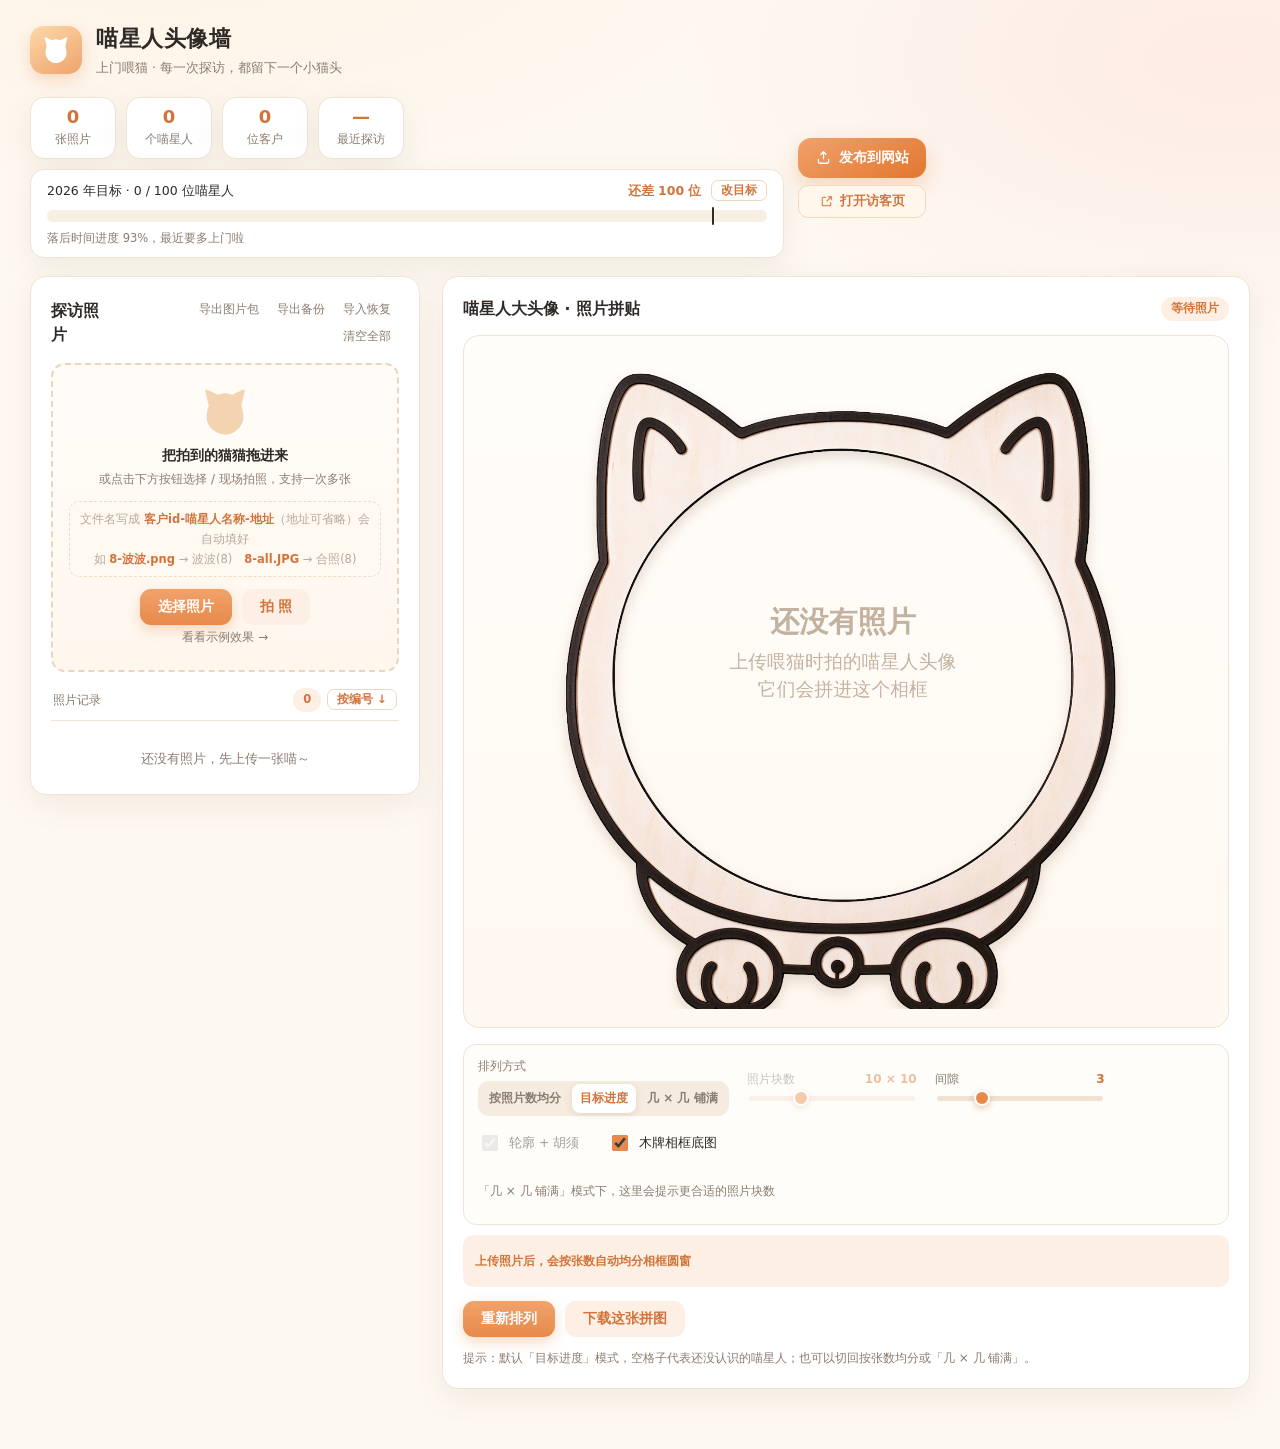
<file: index.html>
<!DOCTYPE html>
<html lang="zh-CN">
<head>
<meta charset="UTF-8">
<meta name="viewport" content="width=device-width, initial-scale=1.0, viewport-fit=cover">
<title>喵星人头像墙 · 上门喂猫拍照记录</title>
<link rel="stylesheet" href="style.css">
</head>
<body>

<header class="topbar">
  <div class="brand">
    <span class="logo" aria-hidden="true">
      <svg viewBox="0 0 1000 900">
        <path d="M500 872 C356 872 176 748 172 572 C169 498 190 418 208 352 L148 92 C143 74 158 58 176 66 L372 158 C414 140 456 131 500 131 C544 131 586 140 628 158 L824 66 C842 58 857 74 852 92 L792 352 C810 418 831 498 828 572 C824 748 644 872 500 872 Z"/>
      </svg>
    </span>
    <div class="brand-txt">
      <h1>喵星人头像墙</h1>
      <p>上门喂猫 · 每一次探访，都留下一个小猫头</p>
    </div>
  </div>
  <div class="topbar-right">
    <div class="stats">
      <div class="stat"><b id="statPhotos">0</b><span>张照片</span></div>
      <div class="stat"><b id="statCats">0</b><span>个喵星人</span></div>
      <div class="stat"><b id="statClients">0</b><span>位客户</span></div>
      <div class="stat"><b id="statLast">—</b><span>最近探访</span></div>
      <div class="stat-goal">
        <div class="sg-head">
          <span id="goalTitle">目标进度</span>
          <span class="sg-right"><em id="goalLeft"></em><button class="mini-btn" id="goalEdit" type="button">改目标</button></span>
        </div>
        <div class="sg-bar"><div class="sg-fill" id="goalFill"></div><div class="sg-mark" id="goalMark" title="今天在今年的时间进度位置"></div></div>
        <p class="sg-note" id="goalNote"></p>
      </div>
    </div>
    <div class="pub-block">
      <button class="btn-pub" id="publishBtn" title="把照片和清单写进项目里的 docs/，推上 GitHub Pages 就能看（第一次会请你授权选一次项目文件夹）">
        <svg viewBox="0 0 24 24" aria-hidden="true">
          <path d="M12 3.9v9.9m0-9.9 3.5 3.5M12 3.9 8.5 7.4" fill="none" stroke="currentColor" stroke-width="1.8" stroke-linecap="round" stroke-linejoin="round"/>
          <path d="M4.8 14.6v3.2c0 1.3 1.05 2.3 2.35 2.3h9.7c1.3 0 2.35-1 2.35-2.3v-3.2" fill="none" stroke="currentColor" stroke-width="1.8" stroke-linecap="round"/>
        </svg>
        <span>发布到网站</span>
      </button>
      <button class="btn-visit" id="openSiteBtn" type="button" title="在新标签页打开访客页（别人看到的那张大猫头，就是 docs/ 里发布出来的）">
        <svg viewBox="0 0 24 24" aria-hidden="true">
          <path d="M14.2 4.6h5.2v5.2M19.4 4.6l-7.6 7.6" fill="none" stroke="currentColor" stroke-width="1.8" stroke-linecap="round" stroke-linejoin="round"/>
          <path d="M18.4 14.6v3.4c0 1.3-1.05 2.3-2.35 2.3H6.15c-1.3 0-2.35-1-2.35-2.3V8c0-1.3 1.05-2.3 2.35-2.3H9.6" fill="none" stroke="currentColor" stroke-width="1.8" stroke-linecap="round"/>
        </svg>
        <span>打开访客页</span>
      </button>
    </div>
  </div>
</header>

<div class="demo-bar">
  <span class="demo-dot" aria-hidden="true"></span>
  <span class="demo-txt"><b>示例模式</b> · 当前显示的是程序画出来的示例照片，<u>不会保存</u>，也不会动到你的真实照片</span>
  <button class="btn-soft" id="demoExit">退出示例</button>
</div>

<main class="layout">

  <!-- 左：上传 + 记录列表 -->
  <section class="panel panel-left">
    <div class="panel-head">
      <h2>探访照片</h2>
      <div class="head-btns">
        <button class="btn-ghost" id="zipBtn" title="把裁剪后的照片、喵星人大头拼贴和记录清单打包成 zip">导出图片包</button>
        <button class="btn-ghost" id="exportBtn" title="把全部照片和记录打包成一个 zip 文件（原图 + 记录清单，体积小）">导出备份</button>
        <button class="btn-ghost" id="importBtn" title="从备份文件恢复照片和记录（zip 包）">导入恢复</button>
        <button class="btn-ghost" id="clearAll">清空全部</button>
      </div>
    </div>

    <div class="dropzone" id="dropzone">
      <div class="dz-icon">
        <svg viewBox="0 0 1000 900">
          <path d="M500 872 C356 872 176 748 172 572 C169 498 190 418 208 352 L148 92 C143 74 158 58 176 66 L372 158 C414 140 456 131 500 131 C544 131 586 140 628 158 L824 66 C842 58 857 74 852 92 L792 352 C810 418 831 498 828 572 C824 748 644 872 500 872 Z"/>
        </svg>
      </div>
      <p class="dz-title">把拍到的猫猫拖进来</p>
      <p class="dz-hint">或点击下方按钮选择 / 现场拍照，支持一次多张</p>
      <p class="dz-rule">文件名写成 <b>客户id-喵星人名称-地址</b>（地址可省略）会自动填好<br>
        如 <b>8-波波.png</b> → 波波(8)　<b>8-all.JPG</b> → 合照(8)</p>
      <div class="dz-btns">
        <button class="btn-primary" id="pickBtn">选择照片</button>
        <button class="btn-soft" id="cameraBtn">拍 照</button>
      </div>
      <button class="btn-ghost" id="demoBtn">看看示例效果 →</button>
    </div>

    <input type="file" id="fileInput" accept="image/*" multiple hidden>
    <input type="file" id="cameraInput" accept="image/*" capture="environment" hidden>
    <input type="file" id="importInput" accept=".zip,application/zip" hidden>

    <div class="list-head">
      <span>照片记录</span>
      <span class="tag" id="listCount">0</span>
      <button class="mini-btn sort-btn" id="sortBtn" title="切换编号排序方向：从大到小（新订单在前）/ 从小到大。没有编号的照片始终排最前面">按编号 ↓</button>
    </div>
    <div class="photo-list" id="photoList"></div>
    <p class="list-empty" id="listEmpty">还没有照片，先上传一张喵～</p>
  </section>

  <!-- 右：大猫头拼贴 -->
  <section class="panel panel-right">
    <div class="panel-head">
      <h2>喵星人大头像 · 照片拼贴</h2>
      <span class="tag" id="mosaicTag">—</span>
    </div>

    <div class="stage">
      <canvas id="mosaic" width="1400" height="1260"></canvas>
    </div>

    <div class="controls">
      <div class="ctl seg">
        <span>排列方式</span>
        <div class="seg-btns" id="modeSeg">
          <button type="button" data-mode="auto">按照片数均分</button>
          <button type="button" data-mode="goal">目标进度</button>
          <button type="button" data-mode="grid">几 × 几 铺满</button>
        </div>
      </div>
      <label class="ctl" id="densityCtl" title="只在「几 × 几 铺满」模式下起作用">
        <span>照片块数<em id="densityVal">10 × 9</em></span>
        <input type="range" id="density" min="5" max="22" value="10">
      </label>
      <label class="ctl">
        <span>间隙<em id="gapVal">3</em></span>
        <input type="range" id="gap" min="0" max="12" value="3">
      </label>
      <label class="ctl switch" id="whiskersCtl" title="相框模式下不生效（相框图自带描边）">
        <input type="checkbox" id="whiskers" checked>
        <span>轮廓 + 胡须</span>
      </label>
      <label class="ctl switch off" id="bgFrameCtl" title="关掉就用原来的猫头轮廓">
        <input type="checkbox" id="bgFrame" checked>
        <span>木牌相框底图</span>
      </label>
      <!-- 建议值提示必须排在所有控件之后：它是 flex-basis:100% 的整行，
           放在中间会把后面的控件全挤到下一行 -->
      <p class="suggest" id="suggestHint">
        <span id="suggestTxt"></span>
        <button class="btn-soft" id="suggestApply" type="button" hidden></button>
      </p>
    </div>

    <p class="layout-note" id="layoutNote">上传照片后，会按张数自动均分猫头</p>

    <div class="actions">
      <button class="btn-primary" id="shuffle">重新排列</button>
      <button class="btn-soft" id="download">下载这张拼图</button>
    </div>

    <p class="tip" id="tip">提示：默认「目标进度」模式，空格子代表还没认识的喵星人；也可以切回按张数均分或「几 × 几 铺满」。</p>
  </section>

</main>

<div class="crop-modal" id="cropModal">
  <div class="crop-panel">
    <div class="crop-head">
      <h2>裁剪照片</h2>
      <span class="crop-step" id="cropStep"></span>
    </div>

    <div class="crop-stage-wrap">
      <div class="crop-stage">
        <canvas id="cropCanvas"></canvas>
        <div class="crop-box" id="cropBox">
          <span class="cg" data-h="nw"></span>
          <span class="cg" data-h="ne"></span>
          <span class="cg" data-h="sw"></span>
          <span class="cg" data-h="se"></span>
        </div>
      </div>
    </div>

    <div class="crop-row">
      <span class="crop-lbl">比例</span>
      <div class="seg-btns" id="ratioSeg">
        <button type="button" data-ratio="1" class="on">1:1 正方形</button>
        <button type="button" data-ratio="free">自由</button>
        <button type="button" data-ratio="0.75">3:4 竖</button>
        <button type="button" data-ratio="1.333">4:3 横</button>
      </div>
    </div>

    <div class="crop-row">
      <span class="crop-lbl">旋转</span>
      <div class="crop-btns">
        <button class="btn-soft" id="rotL">↺ 左转 90°</button>
        <button class="btn-soft" id="rotR">↻ 右转 90°</button>
      </div>
    </div>

    <p class="crop-hint">拖动方框可移动，拖四个角可缩放。想把喵星人的脸放大一点，就缩小方框只框住脸。</p>

    <div class="crop-actions">
      <button class="btn-ghost" id="cropReset">重置成原图</button>
      <span class="crop-spacer"></span>
      <button class="btn-soft" id="cropSkipAll">全部保持原样</button>
      <button class="btn-soft" id="cropSkip">取消</button>
      <button class="btn-primary" id="cropApply">确定</button>
    </div>
  </div>
</div>

<div class="move-modal" id="moveModal">
  <div class="move-panel">
    <div class="crop-head">
      <h2>移动到别的订单</h2>
      <span class="crop-step" id="moveWho"></span>
    </div>

    <div class="move-row">
      <span class="crop-lbl">编号</span>
      <input id="movePid" inputmode="numeric" placeholder="填编号后按回车" autocomplete="off">
      <button class="btn-primary" id="moveGo" type="button">移动</button>
    </div>
    <p class="crop-hint">填<b>已有编号</b> → 并入那一户；填<b>新编号</b> → 新建一个订单（这张就是它的第一张）。</p>

    <div class="move-list" id="moveList"></div>

    <div class="move-actions">
      <button class="btn-soft" id="moveUnassign" type="button">移出分组（不编号）</button>
      <span class="crop-spacer"></span>
      <button class="btn-ghost" id="moveCancel" type="button">取消</button>
    </div>
  </div>
</div>

<div class="move-modal" id="publishModal">
  <div class="move-panel pub-panel">
    <div class="crop-head">
      <h2>发布到网站</h2>
      <span class="crop-step" id="pubCount"></span>
    </div>

    <p class="pub-tip">发布就是把这批成品图和清单写进项目里的 <b>docs/</b> —— 推上 GitHub Pages 就能看，不用解压，也不用挑图。</p>

    <ul class="pub-list">
      <li><code>docs/meowtonians/</code> 全部成品图</li>
      <li><code>docs/meowtonians/拼贴-大猫头.png</code> 分享用缩略图</li>
      <li><code>docs/photos.json</code> 照片清单（<span id="pubCatCount"></span>）</li>
    </ul>

    <p class="pub-dir">
      <span id="pubDirTxt"></span>
      <button class="mini-btn" id="pubDirChange" type="button" hidden>换个文件夹</button>
    </p>

    <label class="pub-wm">
      <input type="checkbox" id="pubWatermark" checked>
      <span>给图片叠加水印 <em id="wmLabel">Theo + 小猫爪，对角密排</em></span>
    </label>

    <label class="pub-wmrow">
      <span>水印文字</span>
      <input type="text" id="wmTextInput" maxlength="24" placeholder="Theo" spellcheck="false">
      <em>改成你自己的名字或招牌，留空恢复默认 Theo；访客页下载水印同步使用</em>
    </label>

    <div class="pub-wmopts">
      <span>水印样式</span>
      <span class="pub-opts">
        <label><input type="checkbox" id="wmPawInput" checked> 带小猫爪</label>
        <label><input type="checkbox" id="wmTileInput" checked> 对角密排</label>
      </span>
      <em>对角密排不勾时改成右下角一枚；访客页下载水印同步使用</em>
    </div>

    <div class="pub-preview">
      <canvas id="wmPreview" width="380" height="132"></canvas>
      <span class="pub-preview-lbl">水印在深浅底上的效果预览</span>
    </div>

    <p class="pub-hint">只有发布出来的图片带水印，你库里的原图不受影响。清单里只写文件名和喵星人名字，不含地址、日期、备注和客户编号。</p>

    <div class="move-actions">
      <span class="crop-spacer"></span>
      <button class="btn-ghost" id="pubCancel" type="button">取消</button>
      <button class="btn-primary" id="pubGo" type="button">开始发布</button>
    </div>
  </div>
</div>

<div class="toast" id="toast"><span id="toastTxt"></span><button class="toast-act" id="toastAct" type="button" hidden></button></div>
<div class="lightbox" id="lightbox"><img alt="预览" id="lightboxImg"></div>

<script src="app.js"></script>
</body>
</html>
</file>
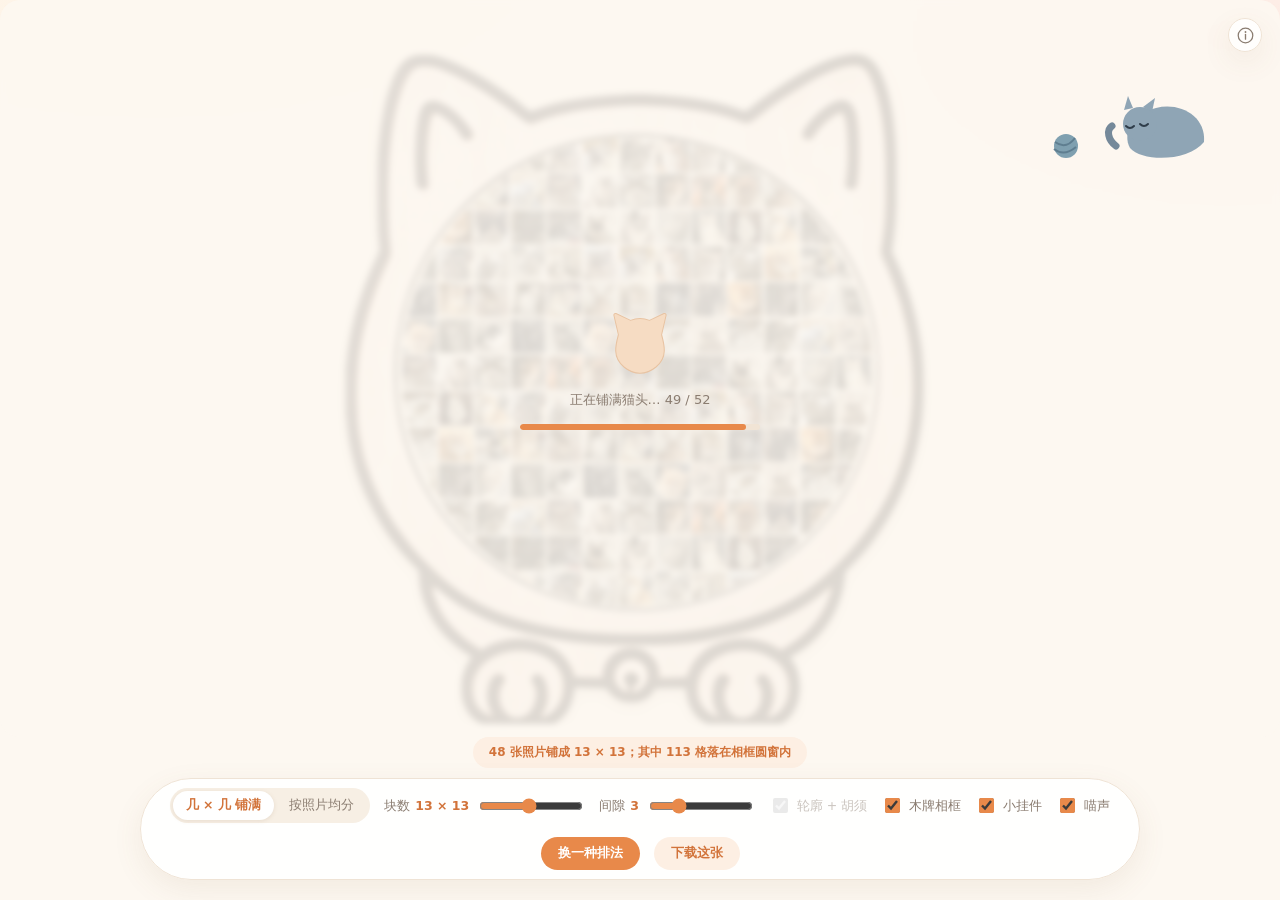
<file: docs/index.html>
<!DOCTYPE html>
<html lang="zh-CN">
<head>
<meta charset="UTF-8">
<meta name="viewport" content="width=device-width, initial-scale=1.0, viewport-fit=cover">
<title>喵星人头像墙</title>
<meta name="description" content="每一位上门喂过的喵星人，都在这张大猫头里。">
<meta property="og:title" content="喵星人头像墙">
<meta property="og:description" content="每一位上门喂过的喵星人，都在这张大猫头里。">
<meta property="og:type" content="website">
<meta property="og:image" content="meowtonians/拼贴-大猫头.png">
<link rel="icon" href="data:image/svg+xml,<svg xmlns='http://www.w3.org/2000/svg' viewBox='0 0 1000 900'><path fill='%23E8894A' d='M500 872 C356 872 176 748 172 572 C169 498 190 418 208 352 L148 92 C143 74 158 58 176 66 L372 158 C414 140 456 131 500 131 C544 131 586 140 628 158 L824 66 C842 58 857 74 852 92 L792 352 C810 418 831 498 828 572 C824 748 644 872 500 872 Z'/></svg>">
<link rel="stylesheet" href="share.css">
</head>
<body>

<div class="overview" id="overview"></div>
<div class="goalbar" id="goalBar" hidden>
  <span class="gb-txt" id="goalTxt"></span>
  <span class="gb-track"><span class="gb-fill" id="goalFill"></span></span>
</div>

<button class="info-btn" id="infoBtn" type="button" aria-pressed="true" title="只显示拼贴">
  <svg viewBox="0 0 24 24" aria-hidden="true"><circle cx="12" cy="12" r="9.2" fill="none" stroke="currentColor" stroke-width="1.6"/><circle cx="12" cy="7.6" r="1.15" fill="currentColor"/><path d="M12 10.6v6" stroke="currentColor" stroke-width="1.7" stroke-linecap="round"/></svg>
</button>

<main class="stage">
  <canvas id="mosaic" width="1400" height="1260" aria-label="由喵星人照片拼成的大猫头"></canvas>

  <div class="loading" id="loading">
    <svg class="load-cat" viewBox="0 0 1000 900" aria-hidden="true">
      <path d="M500 872 C356 872 176 748 172 572 C169 498 190 418 208 352 L148 92 C143 74 158 58 176 66 L372 158 C414 140 456 131 500 131 C544 131 586 140 628 158 L824 66 C842 58 857 74 852 92 L792 352 C810 418 831 498 828 572 C824 748 644 872 500 872 Z"/>
    </svg>
    <p id="loadTxt">正在铺满猫头…</p>
    <div class="load-track"><div class="load-bar" id="loadBar"></div></div>
  </div>
</main>

<footer class="foot">
  <p class="layout-note" id="layoutNote"></p>
  <div class="bar">
    <div class="seg-btns" id="modeSeg">
      <button type="button" data-mode="grid" class="on">几 × 几 铺满</button>
      <button type="button" data-mode="auto">按照片均分</button>
    </div>
    <label class="ctl" id="densityCtl">
      <span>块数<em id="densityVal">13 × 12</em></span>
      <input type="range" id="density" min="5" max="22" value="13">
    </label>
    <label class="ctl">
      <span>间隙<em id="gapVal">3</em></span>
      <input type="range" id="gap" min="0" max="12" value="3">
    </label>
    <label class="ctl switch" id="whiskersCtl">
      <input type="checkbox" id="whiskers" checked>
      <span>轮廓 + 胡须</span>
    </label>
    <label class="ctl switch" id="bgFrameCtl" hidden title="换成木牌相框：照片拼进相框中间的圆窗里">
      <input type="checkbox" id="bgFrame" checked>
      <span>木牌相框</span>
    </label>
    <label class="ctl switch" title="页面上的脚印、溜达的小猫等氛围挂件">
      <input type="checkbox" id="widgetToggle" checked>
      <span>小挂件</span>
    </label>
    <label class="ctl switch" title="摸猫的时候会喵一声（点一下大猫头试试）">
      <input type="checkbox" id="meow" checked>
      <span>喵声</span>
    </label>
    <button class="btn-primary" id="shuffle" type="button">换一种排法</button>
    <button class="btn-soft" id="download" type="button" title="下载的整张图会带上 Theo 水印">下载这张</button>
  </div>
</footer>

<div id="petLayer" aria-hidden="true"></div>

<script src="share.js"></script>
<script src="widgets.js" defer></script>
</body>
</html>
</file>
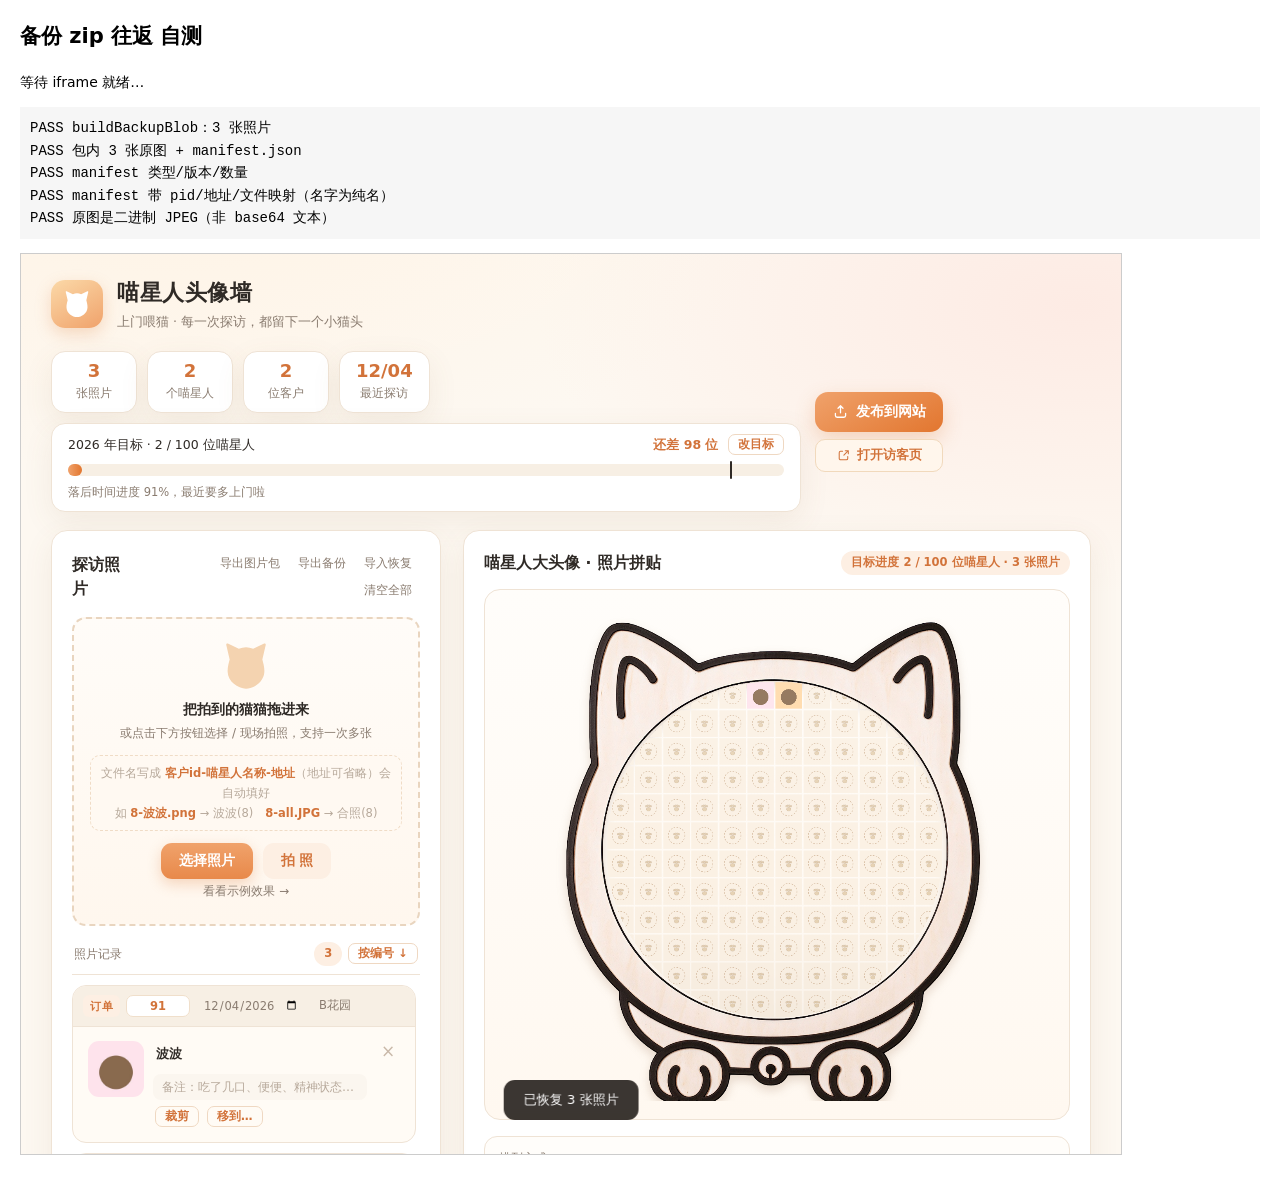
<file: test-backup.html>
<!DOCTYPE html>
<html lang="zh-CN">
<head>
<meta charset="UTF-8">
<title>备份 zip 往返 自测</title>
<style>
  body { font: 14px/1.6 system-ui, sans-serif; margin: 20px; }
  iframe { width: 1100px; height: 900px; border: 1px solid #ccc; }
  .pass { color: #0a7d32; font-weight: 600; }
  .fail { color: #c22; font-weight: 600; }
  pre { background: #f6f6f6; padding: 10px; white-space: pre-wrap; }
</style>
</head>
<body>
<h2>备份 zip 往返 自测</h2>
<div id="status">等待 iframe 就绪…</div>
<pre id="out"></pre>
<iframe id="app" src="/index.html"></iframe>
<script>
const out = [];
function log(s) { out.push(s); document.getElementById('out').textContent = out.join('\n'); }
function done(ok) {
  const el = document.getElementById('status');
  el.innerHTML = ok ? '<span class="pass">全部通过</span>' : '<span class="fail">存在失败项</span>';
  document.title = ok ? 'TEST-PASS' : 'TEST-FAIL';
}

function makeFile(name, color) {
  const s = 300, c = document.createElement('canvas');
  c.width = c.height = s;
  const x = c.getContext('2d');
  x.fillStyle = color; x.fillRect(0, 0, s, s);
  x.fillStyle = '#8a6a4f';
  x.beginPath(); x.arc(s / 2, s * 0.56, s * 0.3, 0, 7); x.fill();
  const bin = atob(c.toDataURL('image/jpeg', 0.85).split(',')[1]);
  const u8 = new Uint8Array(bin.length);
  for (let k = 0; k < bin.length; k++) u8[k] = bin.charCodeAt(k);
  return new File([u8], name, { type: 'image/jpeg' });
}

function runChecks(win, doc) {
  let ok = true;
  const chk = (cond, label, extra) => {
    log((cond ? 'PASS ' : 'FAIL ') + label + (cond ? '' : ' → ' + (extra ?? '')));
    if (!cond) ok = false;
  };

  // 导入会弹 confirm，自动化里直接放行
  win.confirm = () => true;

  (async () => {
    try {
      // 1) 导出备份 zip
      const built = await win.buildBackupBlob();
      chk(!!built && built.count === 3, 'buildBackupBlob：3 张照片', built && built.count);
      const u8 = new Uint8Array(await built.blob.arrayBuffer());

      // 2) 包内容校验
      const entries = await win.zipRead(u8);
      const names = [...entries.keys()].sort();
      chk(names.length === 4 && names.filter((n) => n.startsWith('photos/')).length === 3 && names.includes('manifest.json'),
          '包内 3 张原图 + manifest.json', names.join(','));
      const mf = JSON.parse(new TextDecoder().decode(entries.get('manifest.json')));
      chk(mf.type === 'backup' && mf.version === 2 && mf.photos.length === 3, 'manifest 类型/版本/数量');
      const mimi = mf.photos.find((p) => p.name === '咪咪');
      chk(!!mimi && mimi.pid === '90' && mimi.place === 'A楼302' && mimi.file === `photos/${mimi.id}.jpg`,
          'manifest 带 pid/地址/文件映射（名字为纯名）', JSON.stringify(mimi));
      chk(entries.get(mimi.file).length > 1000, '原图是二进制 JPEG（非 base64 文本）');

      // 3) 导入恢复（同 id 覆盖，往返后数据应一致）
      const warns = [];
      const origWarn = win.console.warn;
      win.console.warn = (...a) => warns.push(a.map(String).join(' '));
      const zipFile = new File([u8], '喵星人头像墙备份-2026-09-23.zip', { type: 'application/zip' });
      await win.importBackup(zipFile);
      await new Promise((r) => setTimeout(r, 800));
      win.console.warn = origWarn;
      chk(warns.length === 0, '导入过程无失败警告', warns.join(' | '));

      const groups = [...doc.querySelectorAll('.group-card')];
      chk(groups.length === 2, '恢复后仍是 2 组', groups.length);
      const namesAll = [...doc.querySelectorAll('.card .f-name')].map((i) => i.value).sort().join('/');
      chk(namesAll === '合照/咪咪/波波', '恢复后名字（纯名）/分组不变', namesAll);
      const g90 = [...doc.querySelectorAll('.group-card')].find((g) => g.querySelector('.f-pid')?.value === '90');
      const place90 = g90 ? g90.querySelector('[data-gk="place"]').value : '';
      chk(place90 === 'A楼302', '恢复后组头地址保留（按 pid 找组）', place90);
      const tag = doc.getElementById('mosaicTag').textContent;
      chk(tag.includes('3 张照片'), '拼贴墙正常渲染', tag);

      // 4) 解压后重新压缩的容错：外层多一层文件夹 / macOS 元数据 / ./ 前缀 / 反斜杠分隔符
      const pack = [...entries.entries()].map(([name, data]) => ({ name, data }));
      const junk = (n) => ({ name: n, data: new TextEncoder().encode('junk') });
      const variants = [
        ['外层多一层文件夹', pack.map((f) => ({ name: '喵星人头像墙备份-2026-09-23/' + f.name, data: f.data }))],
        ['多一层文件夹 + macOS 元数据', [
          ...pack.map((f) => ({ name: 'bak/' + f.name, data: f.data })),
          junk('__MACOSX/._manifest.json'), junk('__MACOSX/bak/photos/._x.jpg'),
          junk('.DS_Store'), junk('bak/.DS_Store')
        ]],
        ['./ 前缀', pack.map((f) => ({ name: './' + f.name, data: f.data }))],
        ['反斜杠分隔符', pack.map((f) => ({ name: f.name.replace(/\//g, '\\'), data: f.data }))]
      ];
      for (const [label, files] of variants) {
        const w2 = [];
        const ow = win.console.warn;
        win.console.warn = (...a) => w2.push(a.map(String).join(' '));
        await win.importBackup(new File([win.zipStore(files)], 'x.zip', { type: 'application/zip' }));
        await new Promise((r) => setTimeout(r, 900));
        win.console.warn = ow;
        const t = doc.getElementById('toast').textContent;
        chk(t.includes('已恢复 3 张照片') && w2.length === 0,
            '重新压缩后仍可导入：' + label, t + (w2.length ? ' / 警告 ' + w2.join(' | ') : ''));
      }

      // 5) 丢了 manifest.json 的照片包 → 明确提示（而不是笼统报错）
      const noMf = pack.filter((f) => f.name !== 'manifest.json');
      await win.importBackup(new File([win.zipStore(noMf)], 'p.zip', { type: 'application/zip' }));
      await new Promise((r) => setTimeout(r, 600));
      const tNoMf = doc.getElementById('toast').textContent;
      chk(tNoMf.includes('manifest.json'), '缺 manifest 时给出明确提示', tNoMf);

      done(ok);
    } catch (e) {
      log('FAIL: 异常 ' + e.message);
      done(false);
    }
  })();
}

const iframe = document.getElementById('app');
let started = false;
const t0 = Date.now();
const timer = setInterval(() => {
  const win = iframe.contentWindow, doc = iframe.contentDocument;
  if (!win || !doc || !doc.getElementById('mosaicTag')) return;
  if (!started && typeof win.addFiles === 'function') {
    started = true;
    win.addFiles([
      makeFile('90-咪咪-A楼302.jpg', '#FFD9A8'),
      makeFile('90-all.jpg', '#E4F6D8'),
      makeFile('91-波波-B花园.jpg', '#FFE3EC')
    ]);
  }
  if (!started) return;
  const tag = doc.getElementById('mosaicTag').textContent;
  const modalGone = ![...doc.querySelectorAll('button')].some((b) => b.textContent.includes('全部保持原样') && b.offsetParent);
  if (!tag.includes('3 张照片') || !modalGone) {
    // 先关掉自动弹出的裁剪队列
    const keepBtn = [...doc.querySelectorAll('button')].find((b) => b.textContent.includes('全部保持原样'));
    if (keepBtn) keepBtn.click();
    if (Date.now() - t0 > 20000) { clearInterval(timer); log('FAIL: 3 张未就绪, tag=' + tag); done(false); }
    return;
  }
  clearInterval(timer);
  try { runChecks(win, doc); } catch (e) { log('FAIL: 异常 ' + e.message); done(false); }
}, 100);
</script>
</body>
</html>
</file>
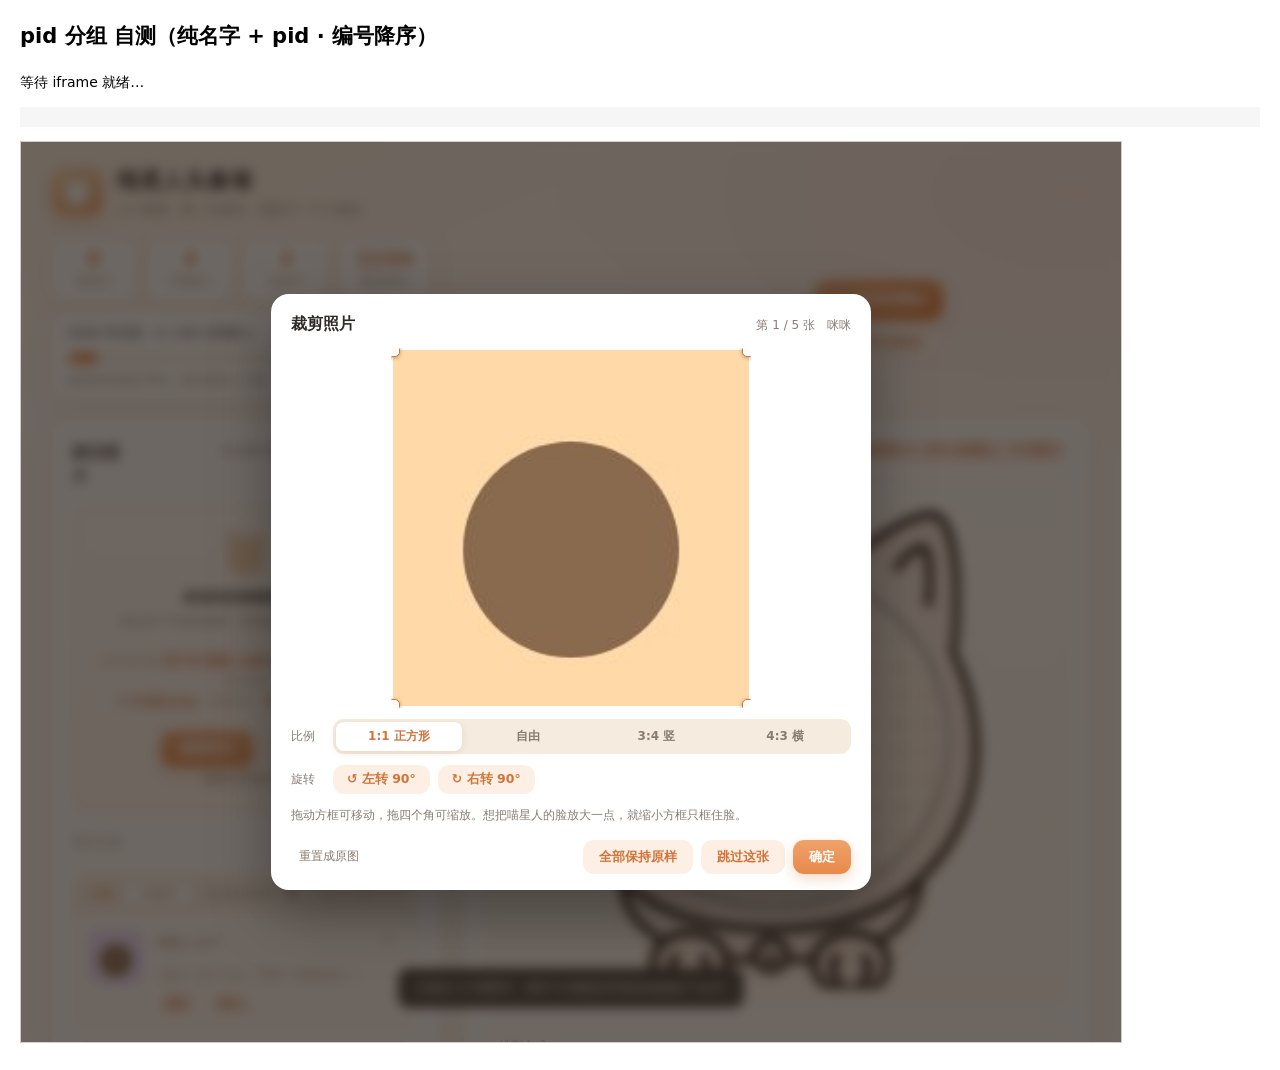
<file: test-grouping.html>
<!DOCTYPE html>
<html lang="zh-CN">
<head>
<meta charset="UTF-8">
<title>pid 分组 自测</title>
<style>
  body { font: 14px/1.6 system-ui, sans-serif; margin: 20px; }
  iframe { width: 1100px; height: 900px; border: 1px solid #ccc; }
  .pass { color: #0a7d32; font-weight: 600; }
  .fail { color: #c22; font-weight: 600; }
  pre { background: #f6f6f6; padding: 10px; white-space: pre-wrap; }
</style>
</head>
<body>
<h2>pid 分组 自测（纯名字 + pid · 编号降序）</h2>
<div id="status">等待 iframe 就绪…</div>
<pre id="out"></pre>
<iframe id="app" src="/index.html"></iframe>
<script>
const out = [];
function log(s) { out.push(s); document.getElementById('out').textContent = out.join('\n'); }
function done(ok) {
  const el = document.getElementById('status');
  el.innerHTML = ok ? '<span class="pass">全部通过</span>' : '<span class="fail">存在失败项</span>';
  document.title = ok ? 'TEST-PASS' : 'TEST-FAIL';
}

function makeFile(name, color) {
  const s = 200, c = document.createElement('canvas');
  c.width = c.height = s;
  const x = c.getContext('2d');
  x.fillStyle = color; x.fillRect(0, 0, s, s);
  x.fillStyle = '#8a6a4f';
  x.beginPath(); x.arc(s / 2, s * 0.56, s * 0.3, 0, 7); x.fill();
  const bin = atob(c.toDataURL('image/jpeg', 0.85).split(',')[1]);
  const u8 = new Uint8Array(bin.length);
  for (let k = 0; k < bin.length; k++) u8[k] = bin.charCodeAt(k);
  return new File([u8], name, { type: 'image/jpeg' });
}

function setVal(input, v) {
  input.value = v;
  input.dispatchEvent(new Event('change', { bubbles: true }));
}

function runChecks(win, doc) {
  let ok = true;
  const chk = (cond, label, extra) => {
    log((cond ? 'PASS ' : 'FAIL ') + label + (cond ? '' : ' → ' + (extra ?? '')));
    if (!cond) ok = false;
  };
  const q = (sel, root) => (root || doc).querySelector(sel);
  const qa = (sel, root) => [...(root || doc).querySelectorAll(sel)];

  // 文件名解析：非数字开头不自动填
  chk(win.parseFileName('小白-英短-花园.jpg') === null, '中文开头的文件名不自动填');
  const parsed = win.parseFileName('90-咪咪-A楼302.jpg');
  chk(!!parsed && parsed.name === '咪咪' && parsed.pid === '90' && parsed.place === 'A楼302',
      '数字开头解析为 纯名+pid+地址', JSON.stringify(parsed));
  chk(win.parseFileName('90-all.jpg').name === '合照', 'all → 合照（纯名）');

  // 旧数据迁移：名字括号里的编号拆进 pid（「奶牛(大)」这种非编号括号不动）
  const mig1 = { name: '咪咪(1)', pid: '' };
  win.stripNameSuffix(mig1);
  chk(mig1.name === '咪咪' && mig1.pid === '1', '迁移：咪咪(1) → 纯名+pid', JSON.stringify(mig1));
  const mig2 = { name: '合照(2)', pid: '' };
  win.stripNameSuffix(mig2);
  chk(mig2.name === '合照' && mig2.pid === '2', '迁移：合照(2) → 合照+pid', JSON.stringify(mig2));
  const mig3 = { name: '奶牛(大)', pid: '' };
  win.stripNameSuffix(mig3);
  chk(mig3.name === '奶牛(大)' && !mig3.pid, '迁移：非编号括号原样保留', JSON.stringify(mig3));

  const groups = qa('.group-card');
  chk(groups.length === 3, '5 张照片分成 3 组', groups.length);

  // 无编号照片排最前，编号组从大到小：未命名 → 91 → 90
  const gAnon = groups[0], g91 = groups[1], g90 = groups[2];
  chk(q('.f-pid', gAnon).value === '', '无编号照片排最前、单独一组', qa('.f-pid').map(i => i.value).join(','));
  chk(q('.f-pid', g91).value === '91' && q('.f-pid', g90).value === '90',
      '编号组从大到小 91 → 90', qa('.f-pid').map(i => i.value).join(','));

  const names90 = qa('.card .f-name', g90).map(i => i.value);
  chk(names90.length === 3 &&
      names90[0] === '奶牛' && names90[1] === '咪咪' && names90[2] === '合照',
      '名字存纯名（不带括号）、合照排最后、新照片在前', names90.join(' / '));

  chk(q('[data-gk="place"]', g90).value === 'A楼302', '组头地址取自文件名', q('[data-gk="place"]', g90).value);
  chk(/^\d{4}-\d{2}-\d{2}$/.test(q('[data-gk="date"]', g90).value), '组头日期默认今天');

  chk(qa('.card .f-name', g91).length === 1 && q('.card .f-name', g91).value === '波波', '订单 91 一张（纯名）');

  // 统计：4 喵星人（奶牛/咪咪/合照不算/波波）+ 3 客户（90/91/无编号算1）
  chk(q('#statCats').textContent === '4', '统计：4 个喵星人', q('#statCats').textContent);
  chk(q('#statClients').textContent === '3', '统计：3 位客户', q('#statClients').textContent);

  // 组头改地址 → 整组生效
  setVal(q('[data-gk="place"]', g90), 'C栋501');
  chk(q('[data-gk="place"]', g90).value === 'C栋501', '组头改地址整组生效');

  // 组头改 pid → 重新归组；名字保持纯名不受影响。编号 8 < 91，降序时排在 91 之后（无编号组仍最前）
  setVal(q('.f-pid', g90), '8');
  let gs = qa('.group-card');
  chk(gs.length === 3 && q('.f-pid', gs[2]).value === '8', '改 pid 后重新归组，序为 无编号→91→8', qa('.f-pid').map(i => i.value).join(','));
  const names8 = qa('.card .f-name', gs[2]).map(i => i.value);
  chk(names8.join('/') === '奶牛/咪咪/合照', '改 pid 后名字保持纯名不变', names8.join('/'));
  chk(q('[data-gk="place"]', gs[2]).value === 'C栋501', '归组后地址保留');

  // 编号框输入混入非数字 → 只留数字（每次重渲染后都要重新查询节点）
  const pidBox = qa('.f-pid')[1];
  setVal(pidBox, '9a1b');
  chk(qa('.f-pid')[1].value === '91', '编号框剔除非数字字符', qa('.f-pid')[1].value);

  // 给无编号照片补编号 8 → 并入 8 组（编号已存在会弹确认，这里放行）
  const origConfirm = win.confirm;
  win.confirm = () => true;
  setVal(qa('.f-pid')[0], '8');
  gs = qa('.group-card');
  chk(gs.length === 2 && q('.f-pid', gs[0]).value === '91' && q('.f-pid', gs[1]).value === '8' && qa('.card', gs[1]).length === 4,
      '无编号照片补编号 8 后并入该组', gs.length + ' 组 / pids ' + qa('.f-pid').map(i => i.value).join(',') + ' / 8组 ' + qa('.card', gs[1]).length + ' 张');

  // 改组内名字 → 不再影响 pid
  const nameInput = qa('.card .f-name', gs[1])[0];
  nameInput.value = '奶牛(大)';
  nameInput.dispatchEvent(new Event('input', { bubbles: true }));
  nameInput.dispatchEvent(new Event('change', { bubbles: true }));
  chk(qa('.card .f-name', gs[1])[0].value === '奶牛(大)' && q('.f-pid', gs[1]).value === '8',
      '名字带括号不再联动编号', qa('.card .f-name', gs[1]).map((i) => i.value).join('/'));

  // 排序切换：降序 ↔ 升序（无编号组不存在了，8 组应从后变前）
  const sortBtn = doc.getElementById('sortBtn');
  chk(!!sortBtn && sortBtn.textContent.includes('↓'), '排序按钮显示降序', sortBtn && sortBtn.textContent);
  sortBtn.click();
  chk(sortBtn.textContent.includes('↑'), '切换到升序', sortBtn.textContent);
  chk(qa('.f-pid').map((i) => i.value).join(',') === '8,91', '升序：8 → 91', qa('.f-pid').map((i) => i.value).join(','));
  sortBtn.click();
  chk(sortBtn.textContent.includes('↓') && qa('.f-pid').map((i) => i.value).join(',') === '91,8',
      '切回降序：91 → 8', qa('.f-pid').map((i) => i.value).join(','));

  // 改编号到已存在的编号 → 弹确认；取消则原编号不变
  win.confirm = () => false;
  setVal(qa('.f-pid')[0], '8');
  chk(qa('.f-pid').map((i) => i.value).join(',') === '91,8', '目标编号已存在 + 取消确认 → 编号不变', qa('.f-pid').map((i) => i.value).join(','));
  win.confirm = () => true;
  setVal(qa('.f-pid')[0], '8');
  win.confirm = origConfirm;
  chk(qa('.group-card').length === 1 && qa('.card', qa('.group-card')[0]).length === 5,
      '确认后 91 组并入 8 组', qa('.group-card').length + ' 组');

  // 收尾：关掉上传后自动弹出的裁剪队列，方便截图看列表
  const keepBtn = [...doc.querySelectorAll('button')].find((b) => b.textContent.includes('全部保持原样'));
  if (keepBtn) keepBtn.click();

  done(ok);
}

const iframe = document.getElementById('app');
let started = false;
const t0 = Date.now();
const timer = setInterval(() => {
  const win = iframe.contentWindow, doc = iframe.contentDocument;
  if (!win || !doc || !doc.getElementById('mosaicTag')) return;
  if (!started && typeof win.addFiles === 'function') {
    started = true;
    win.addFiles([
      makeFile('90-咪咪-A楼302.jpg', '#FFD9A8'),
      makeFile('90-奶牛.jpg', '#D6EFFF'),
      makeFile('90-all.jpg', '#E4F6D8'),
      makeFile('91-波波-B花园.jpg', '#FFE3EC'),
      makeFile('未命名猫.jpg', '#EADCFF')
    ]);
  }
  if (!started) return;
  const tag = doc.getElementById('mosaicTag').textContent;
  if (!tag.includes('5 张照片')) {
    if (Date.now() - t0 > 20000) { clearInterval(timer); log('FAIL: 5 张未加载完成, tag=' + tag); done(false); }
    return;
  }
  clearInterval(timer);
  try { runChecks(win, doc); } catch (e) { log('FAIL: 异常 ' + e.message); done(false); }
}, 100);
</script>
</body>
</html>
</file>
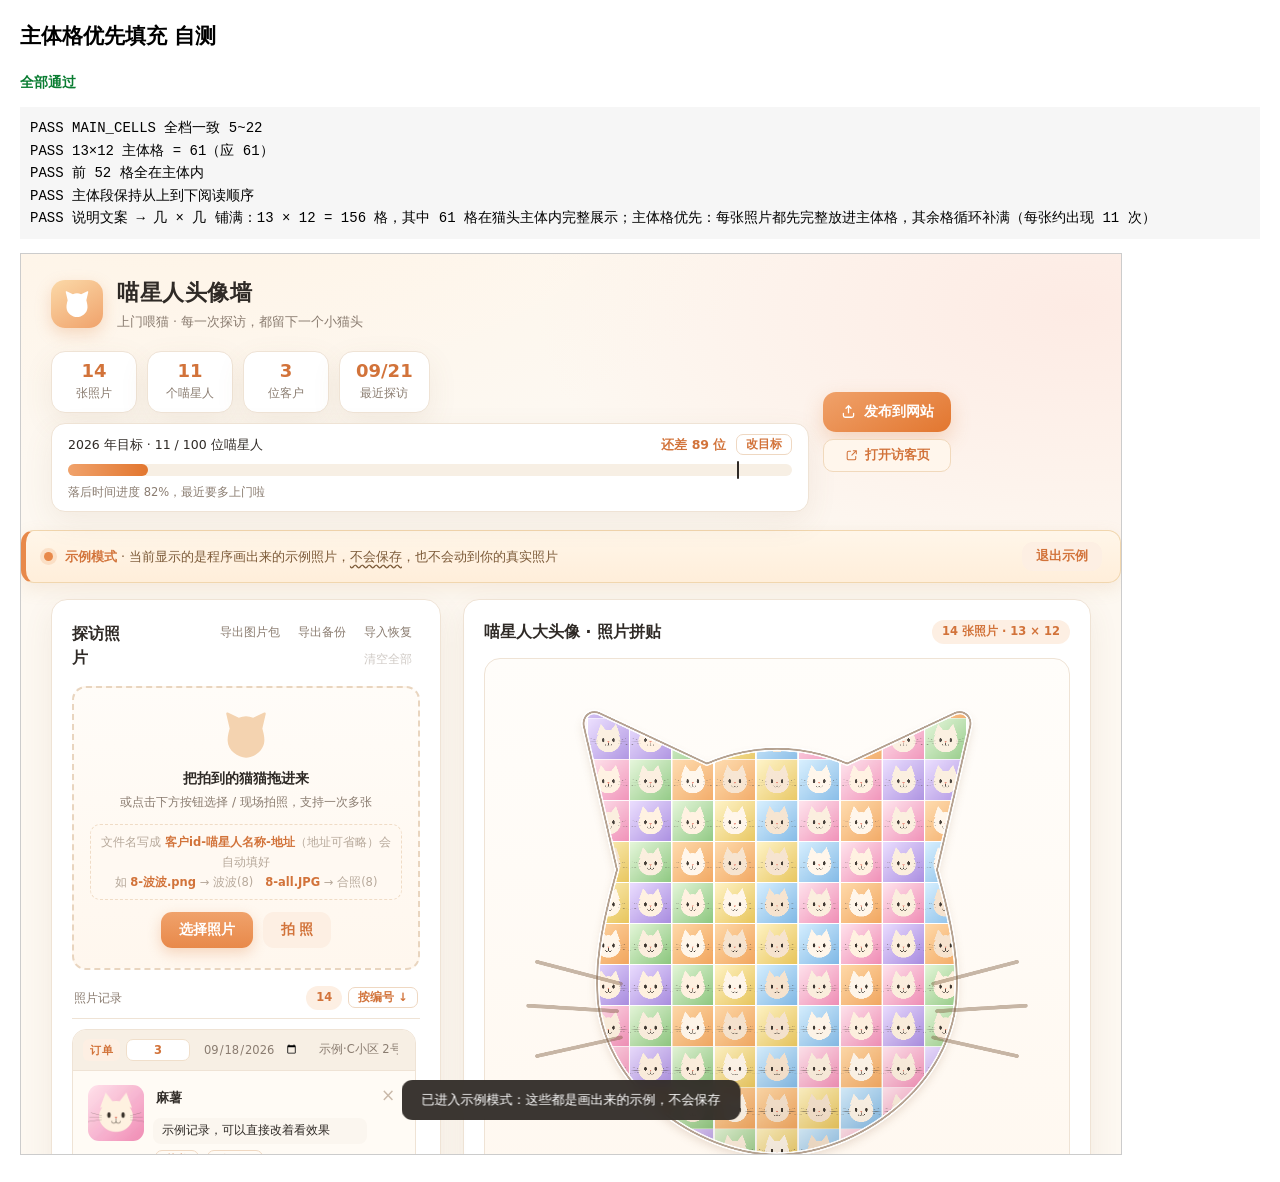
<file: test-mainfirst.html>
<!DOCTYPE html>
<html lang="zh-CN">
<head>
<meta charset="UTF-8">
<title>主体格优先填充 自测</title>
<style>
  body { font: 14px/1.6 system-ui, sans-serif; margin: 20px; }
  iframe { width: 1100px; height: 900px; border: 1px solid #ccc; }
  .pass { color: #0a7d32; font-weight: 600; }
  .fail { color: #c22; font-weight: 600; }
  pre { background: #f6f6f6; padding: 10px; white-space: pre-wrap; }
</style>
</head>
<body>
<h2>主体格优先填充 自测</h2>
<div id="status">等待 iframe 就绪…</div>
<pre id="out"></pre>
<iframe id="app" src="/index.html?demo&nobg"></iframe><!-- nobg：本页基准表按猫头测，强制走猫头分支 -->
<script>
const out = [];
function log(s) { out.push(s); document.getElementById('out').textContent = out.join('\n'); }
function done(ok) {
  const el = document.getElementById('status');
  el.innerHTML = ok ? '<span class="pass">全部通过</span>' : '<span class="fail">存在失败项</span>';
  document.title = ok ? 'TEST-PASS' : 'TEST-FAIL';
}

function mainCountOf(cov) { return cov.filter(c => c >= 0.95).length; }

function runChecks(win, doc) {
  let ok = true;
  // 1) 全档列数：实测覆盖率 ≥95% 的格子数应与 MAIN_CELLS 基准表一致
  //    （表在 app.js 里是 const 声明，不在 window 上，这里固化一份基准）
  const table = [9, 10, 13, 20, 28, 34, 41, 48, 61, 72, 89, 98, 114, 128, 146, 156, 169, 188];
  const rowsOf = (c) => Math.ceil(900 / (1000 / c));
  const mism = [];
  for (let c = 5; c <= 22; c++) {
    const got = mainCountOf(win.cellCoverages(c, rowsOf(c)));
    if (got !== table[c - 5]) mism.push(c + '列:表' + table[c - 5] + '/测' + got);
  }
  log((mism.length ? 'FAIL' : 'PASS') + ' MAIN_CELLS 全档一致 5~22' + (mism.length ? ' → ' + mism.join('; ') : ''));
  if (mism.length) ok = false;

  // 2) 13 列主体格数 = 61
  const cov13 = win.cellCoverages(13, 12);
  log((mainCountOf(cov13) === 61 ? 'PASS' : 'FAIL') + ' 13×12 主体格 = ' + mainCountOf(cov13) + '（应 61）');
  if (mainCountOf(cov13) !== 61) ok = false;

  // 3) mainFirstRects 前 52 格全部是主体格
  const mf = win.mainFirstRects(13, 12);
  const tw = 1000 / 13, th = 900 / 12;
  const idxOf = (rc) => Math.round(rc.y / th) * 13 + Math.round(rc.x / tw);
  const bad = [];
  for (let i = 0; i < 52; i++) if (cov13[idxOf(mf[i])] < 0.95) bad.push(i);
  log((bad.length ? 'FAIL' : 'PASS') + ' 前 52 格全在主体内' + (bad.length ? '，异常位 ' + bad.join(',') : ''));
  if (bad.length) ok = false;

  // 4) 主体段（前 61 格）保持从上到下阅读顺序
  const idxs = mf.map(idxOf);
  let sorted = true;
  for (let i = 1; i < 61; i++) if (idxs[i] <= idxs[i - 1]) sorted = false;
  log((sorted ? 'PASS' : 'FAIL') + ' 主体段保持从上到下阅读顺序');
  if (!sorted) ok = false;

  // 5) UI：切到铺满 13 列，说明文案正确
  doc.querySelector('#modeSeg [data-mode="grid"]').click();
  const d = doc.getElementById('density');
  d.value = '13';
  d.dispatchEvent(new Event('input', { bubbles: true }));
  const note = doc.getElementById('layoutNote').textContent;
  const okNote = note.includes('156') && note.includes('61') && note.includes('主体格优先') && note.includes('每张照片都先完整放进主体格');
  log((okNote ? 'PASS' : 'FAIL') + ' 说明文案 → ' + note);
  if (!okNote) ok = false;

  done(ok);
}

const iframe = document.getElementById('app');
let tried = 0;
const timer = setInterval(() => {
  tried++;
  const win = iframe.contentWindow, doc = iframe.contentDocument;
  if (!win || !doc || !doc.getElementById('mosaicTag')) return;
  const tag = doc.getElementById('mosaicTag').textContent;
  if (!tag.includes('张照片')) {
    if (tried > 200) { clearInterval(timer); log('FAIL: 照片未加载完成, tag=' + tag); done(false); }
    return;
  }
  clearInterval(timer);
  try { runChecks(win, doc); } catch (e) { log('FAIL: 异常 ' + e.message); done(false); }
}, 100);
</script>
</body>
</html>
</file>
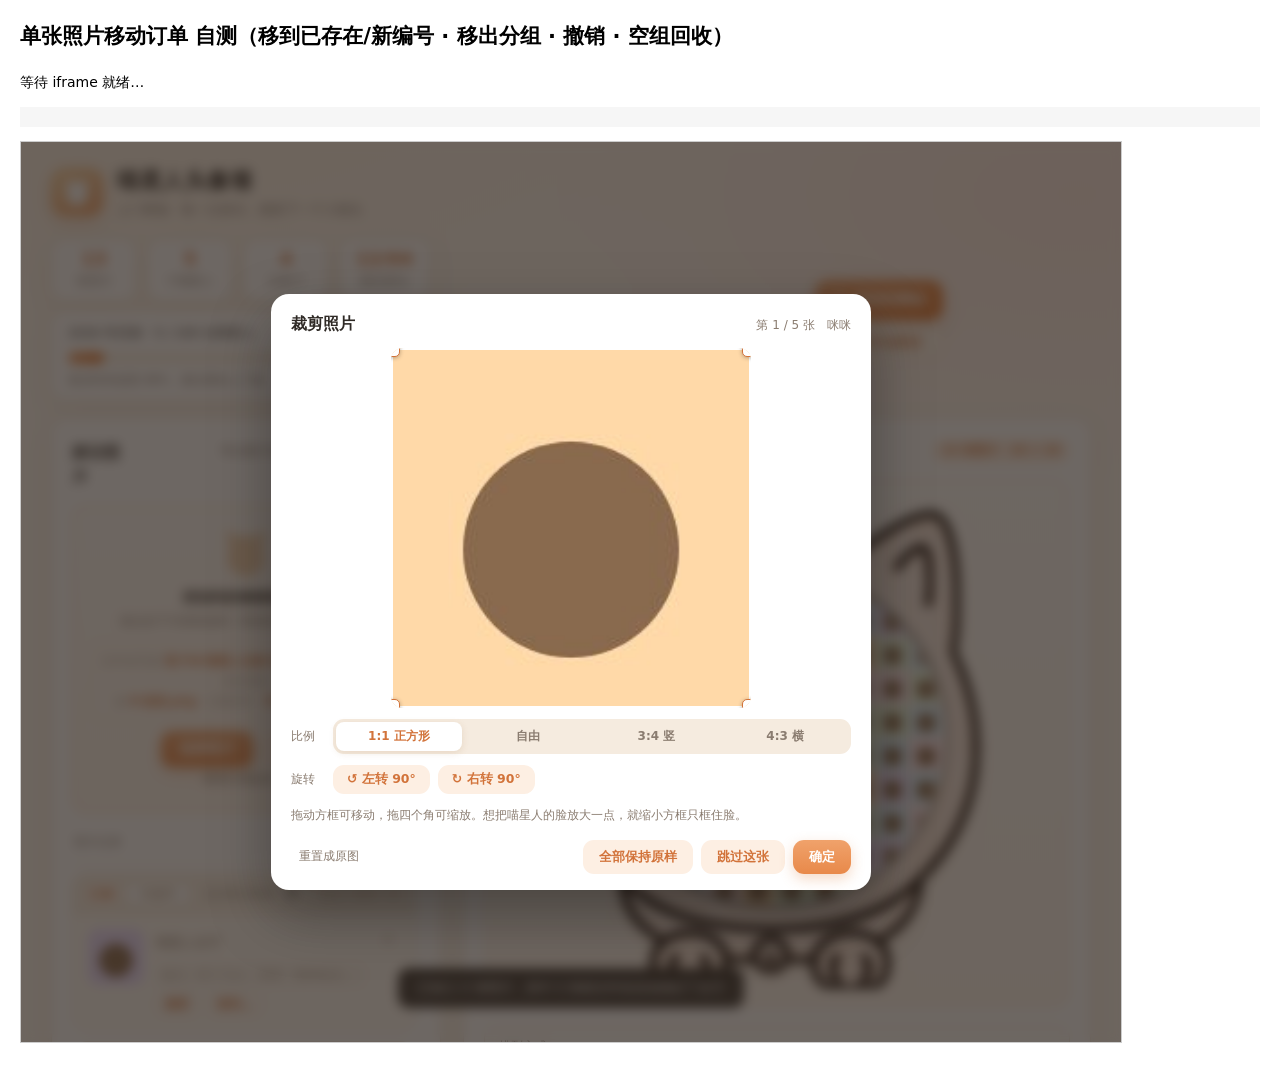
<file: test-move.html>
<!DOCTYPE html>
<html lang="zh-CN">
<head>
<meta charset="UTF-8">
<title>单张照片移动订单 自测</title>
<style>
  body { font: 14px/1.6 system-ui, sans-serif; margin: 20px; }
  iframe { width: 1100px; height: 900px; border: 1px solid #ccc; }
  .pass { color: #0a7d32; font-weight: 600; }
  .fail { color: #c22; font-weight: 600; }
  pre { background: #f6f6f6; padding: 10px; white-space: pre-wrap; }
</style>
</head>
<body>
<h2>单张照片移动订单 自测（移到已存在/新编号 · 移出分组 · 撤销 · 空组回收）</h2>
<div id="status">等待 iframe 就绪…</div>
<pre id="out"></pre>
<iframe id="app" src="/index.html"></iframe>
<script>
const out = [];
function log(s) { out.push(s); document.getElementById('out').textContent = out.join('\n'); }
function done(ok) {
  const el = document.getElementById('status');
  el.innerHTML = ok ? '<span class="pass">全部通过</span>' : '<span class="fail">存在失败项</span>';
  document.title = ok ? 'TEST-PASS' : 'TEST-FAIL';
}

function makeFile(name, color) {
  const s = 200, c = document.createElement('canvas');
  c.width = c.height = s;
  const x = c.getContext('2d');
  x.fillStyle = color; x.fillRect(0, 0, s, s);
  x.fillStyle = '#8a6a4f';
  x.beginPath(); x.arc(s / 2, s * 0.56, s * 0.3, 0, 7); x.fill();
  const bin = atob(c.toDataURL('image/jpeg', 0.85).split(',')[1]);
  const u8 = new Uint8Array(bin.length);
  for (let k = 0; k < bin.length; k++) u8[k] = bin.charCodeAt(k);
  return new File([u8], name, { type: 'image/jpeg' });
}

function setVal(input, v) {
  input.value = v;
  input.dispatchEvent(new Event('change', { bubbles: true }));
}

function runChecks(win, doc) {
  let ok = true;
  const chk = (cond, label, extra) => {
    log((cond ? 'PASS ' : 'FAIL ') + label + (cond ? '' : ' → ' + (extra ?? '')));
    if (!cond) ok = false;
  };
  const q = (sel, root) => (root || doc).querySelector(sel);
  const qa = (sel, root) => [...(root || doc).querySelectorAll(sel)];
  const gEls = () => qa('.group-card');
  const gByPid = (pid) => gEls().find((g) => q('.f-pid', g).value === pid);
  const pids = () => qa('.f-pid').map((i) => i.value).join(',');
  const namesIn = (g) => qa('.card .f-name', g).map((i) => i.value).join('/');
  const movePanelOpen = () => q('#moveModal').classList.contains('show');

  // 先关掉上传后自动弹出的裁剪队列，避免干扰
  const keepBtn = qa('button').find((b) => b.textContent.includes('全部保持原样'));
  if (keepBtn) keepBtn.click();

  // —— 起始状态：92[屁屁] / 91[波波,合照] / 90[奶牛,咪咪] ——
  chk(gEls().length === 3, '起始 3 个订单', gEls().length + ' 组 / ' + pids());
  chk(namesIn(gByPid('90')) === '奶牛/咪咪', '订单 90 两张', namesIn(gByPid('90')));
  chk(namesIn(gByPid('91')) === '波波/合照', '订单 91 合照排最后', namesIn(gByPid('91')));
  chk(q('#statCats').textContent === '4' && q('#statClients').textContent === '3', '起始统计 4 猫 / 3 客户',
      q('#statCats').textContent + ' 猫 / ' + q('#statClients').textContent + ' 客户');

  // 每行都有「移到…」入口
  chk(qa('.card [data-act="move"]').length === 5, '每张照片都有「移到…」按钮', qa('.card [data-act="move"]').length);

  // 把 91 组的日期改成 2026-01-05，用来验证「移动后保留照片自己的日期」
  setVal(q('[data-gk="date"]', gByPid('91')), '2026-01-05');
  chk(q('[data-gk="date"]', gByPid('91')).value === '2026-01-05', '订单 91 日期改为 2026-01-05');

  // —— 打开咪咪的移动面板 ——
  const mimiCard = qa('.card', gByPid('90')).find((c) => q('.f-name', c).value === '咪咪');
  q('[data-act="move"]', mimiCard).click();
  chk(movePanelOpen(), '点「移到…」打开面板');
  chk(q('#moveWho').textContent.includes('咪咪') && q('#moveWho').textContent.includes('90'), '面板显示是哪张、当前订单', q('#moveWho').textContent);
  const items = qa('.move-item');
  chk(items.length === 3, '列表列出 3 个已有订单', items.length + ' 项');
  chk(items[2].classList.contains('is-cur') && items[2].dataset.pid === '90', '当前所在组标注「当前」且不可点', items.map((i) => i.dataset.pid + (i.classList.contains('is-cur') ? '(cur)' : '')).join(','));

  // 编号框只收数字
  setVal(q('#movePid'), '9a5b');
  chk(q('#movePid').value === '95', '编号框只收数字', q('#movePid').value);

  // 空输入 → 给提示、面板不关
  setVal(q('#movePid'), '');
  q('#moveGo').click();
  chk(q('#toastTxt').textContent.includes('请先填') && movePanelOpen(), '空编号给提示且面板不关', q('#toastTxt').textContent);

  // —— 移到已有编号 91 ——
  q('.move-item[data-pid="91"]').click();
  chk(!movePanelOpen(), '移动后面板自动关闭');
  chk(gEls().length === 3 && pids() === '92,91,90', '仍是 3 个订单', pids());
  chk(namesIn(gByPid('91')) === '咪咪/波波/合照', '咪咪并入 91 且排在组内最前、合照仍最后', namesIn(gByPid('91')));
  chk(namesIn(gByPid('90')) === '奶牛', '原组 90 少一张', namesIn(gByPid('90')));
  chk(q('[data-gk="date"]', gByPid('91')).value !== '2026-01-05' && q('[data-gk="place"]', gByPid('91')).value === 'A楼302',
      '日期/地址保留照片自己的值（不跟随目标组）',
      q('[data-gk="date"]', gByPid('91')).value + ' / ' + q('[data-gk="place"]', gByPid('91')).value);
  chk(q('#statCats').textContent === '4' && q('#statClients').textContent === '3', '移动后统计不变（猫仍在某户内）',
      q('#statCats').textContent + ' 猫 / ' + q('#statClients').textContent + ' 客户');

  // —— 撤销 ——
  chk(!q('#toastAct').hidden && q('#toastAct').textContent === '撤销', '提示里带「撤销」按钮', q('#toastAct').textContent);
  q('#toastAct').click();
  chk(namesIn(gByPid('90')) === '奶牛/咪咪', '撤销后咪咪回到 90 组原位置', namesIn(gByPid('90')));
  chk(namesIn(gByPid('91')) === '波波/合照', '撤销后 91 组复原', namesIn(gByPid('91')));
  chk(q('[data-gk="date"]', gByPid('91')).value === '2026-01-05' && q('[data-gk="place"]', gByPid('91')).value === 'B花园',
      '撤销后 91 组日期/地址复原', q('[data-gk="date"]', gByPid('91')).value + ' / ' + q('[data-gk="place"]', gByPid('91')).value);
  chk(pids() === '92,91,90', '撤销后订单序不变', pids());

  // —— 新建订单（填新编号） ——
  // 屁屁是 92 组唯一一张，移走后 92 空组自动消失
  const pipiCard = qa('.card', gByPid('92'))[0];
  q('[data-act="move"]', pipiCard).click();
  setVal(q('#movePid'), '95');
  q('#moveGo').click();
  chk(pids() === '95,91,90' && namesIn(gByPid('95')) === '屁屁', '填新编号 → 新建订单 95（这张是第一张）', pids());
  chk(!gByPid('92'), '原订单 92 被搬空后自动消失（空组回收）', pids());
  chk(q('#statClients').textContent === '3', '客户数仍是 3（95/91/90）', q('#statClients').textContent);

  // —— 移出分组（不编号） ——
  q('[data-act="move"]', qa('.card', gByPid('95'))[0]).click();
  q('#moveUnassign').click();
  chk(!gByPid('95'), '移出分组后 95 空组消失', pids());
  const gs2 = gEls();
  chk(gs2.length === 3 && q('.f-pid', gs2[0]).value === '', '未编号组排最前、共 3 组', pids());
  chk(namesIn(gs2[0]) === '屁屁', '屁屁回到未编号组', namesIn(gs2[0]));
  chk(q('#statClients').textContent === '3', '客户数：91/90 两位 + 有名无编号一位', q('#statClients').textContent);
  chk(q('#statCats').textContent === '4', '喵星人数不变', q('#statCats').textContent);

  // —— 合照移到别的组，仍排组内最后 ——
  q('[data-act="move"]', qa('.card', gByPid('91')).find((c) => q('.f-name', c).value === '合照')).click();
  q('.move-item[data-pid="90"]').click();
  chk(gByPid('91') && namesIn(gByPid('91')) === '波波', '合照移出后 91 组只剩波波', gByPid('91') ? namesIn(gByPid('91')) : '组已消失');
  chk(namesIn(gByPid('90')) === '奶牛/咪咪/合照', '合照移到 90 组后排最后', namesIn(gByPid('90')));

  done(ok);
}

const iframe = document.getElementById('app');
let started = false;
const t0 = Date.now();
const timer = setInterval(() => {
  const win = iframe.contentWindow, doc = iframe.contentDocument;
  if (!win || !doc || !doc.getElementById('mosaicTag')) return;
  if (!started && typeof win.addFiles === 'function') {
    started = true;
    win.addFiles([
      makeFile('90-咪咪-A楼302.jpg', '#FFD9A8'),
      makeFile('90-奶牛.jpg', '#D6EFFF'),
      makeFile('91-波波-B花园.jpg', '#FFE3EC'),
      makeFile('91-all.jpg', '#E4F6D8'),
      makeFile('92-屁屁.jpg', '#EADCFF')
    ]);
  }
  if (!started) return;
  const tag = doc.getElementById('mosaicTag').textContent;
  if (!tag.includes('5 张照片')) {
    if (Date.now() - t0 > 20000) { clearInterval(timer); log('FAIL: 5 张未加载完成, tag=' + tag); done(false); }
    return;
  }
  clearInterval(timer);
  try { runChecks(win, doc); } catch (e) { log('FAIL: 异常 ' + e.message + '\n' + (e.stack || '')); done(false); }
}, 100);
</script>
</body>
</html>
</file>
<file: style.css>
:root{
  --bg:#FDF8F1;
  --bg-2:#F7EFE4;
  --panel:#FFFFFF;
  --ink:#2F2A26;
  --ink-2:#8A7C70;
  --line:#EFE3D5;
  --accent:#E8894A;
  --accent-d:#D2733A;
  --accent-soft:#FDEFE3;
  --shadow:0 10px 30px rgba(130,96,62,.09);
  --radius:16px;
}

*{box-sizing:border-box;}
html,body{margin:0;padding:0;}
body{
  background:
    radial-gradient(1100px 520px at 12% -8%, #FFF3E4 0%, rgba(255,243,228,0) 62%),
    radial-gradient(900px 480px at 96% 4%, #FDEBE4 0%, rgba(253,235,228,0) 60%),
    var(--bg);
  color:var(--ink);
  font-family:system-ui,-apple-system,"PingFang SC","Hiragino Sans GB","Microsoft YaHei",sans-serif;
  font-size:14px;
  line-height:1.55;
  min-height:100vh;
  -webkit-font-smoothing:antialiased;
}
h1,h2{margin:0;font-weight:700;}
button{font-family:inherit;font-size:14px;cursor:pointer;border:none;}
input{font-family:inherit;}

/* ---------- topbar ---------- */
.topbar{
  display:flex;align-items:center;justify-content:space-between;gap:20px;flex-wrap:wrap;
  padding:22px 30px 18px;max-width:1440px;margin:0 auto;
}
.brand{display:flex;align-items:center;gap:14px;min-width:0;}
.logo{
  width:52px;height:48px;flex:none;border-radius:14px;
  background:linear-gradient(150deg,#FBD9A8,#F0A26B);
  display:grid;place-items:center;box-shadow:0 6px 16px rgba(224,140,80,.28);
}
.logo svg{width:32px;height:29px;fill:#fff;}
.brand-txt h1{font-size:22px;letter-spacing:.5px;}
.brand-txt p{margin:2px 0 0;font-size:12.5px;color:var(--ink-2);}
.stats{display:flex;gap:10px;flex-wrap:wrap;}
.stat{
  background:var(--panel);border:1px solid var(--line);border-radius:14px;
  padding:8px 16px;text-align:center;box-shadow:var(--shadow);min-width:86px;
}
.stat b{display:block;font-size:18px;line-height:1.2;color:var(--accent-d);}
.stat span{font-size:11.5px;color:var(--ink-2);}
.stat-goal{
  flex-basis:100%;
  background:var(--panel);border:1px solid var(--line);border-radius:14px;
  padding:10px 16px;box-shadow:var(--shadow);
}
.sg-head{display:flex;align-items:baseline;justify-content:space-between;gap:10px;flex-wrap:wrap;}
.sg-head #goalTitle{font-size:12.5px;color:var(--ink);}
.sg-right{display:inline-flex;align-items:center;gap:10px;}
.sg-right em{font-style:normal;color:var(--accent-d);font-weight:600;font-size:12.5px;}
.sg-bar{position:relative;height:12px;border-radius:6px;background:var(--bg-2);margin-top:9px;}
.sg-fill{height:100%;border-radius:6px;background:linear-gradient(90deg,#F0A26B,#E2762F);transition:width .4s;}
.sg-mark{
  position:absolute;top:-3px;bottom:-3px;width:2px;border-radius:1px;
  background:var(--ink);transform:translateX(-1px);
}
.sg-note{margin:7px 0 0;font-size:11.5px;color:var(--ink-2);line-height:1.6;}
.topbar-right{display:flex;align-items:center;gap:14px;flex-wrap:wrap;}
.btn-pub{
  display:inline-flex;align-items:center;gap:7px;flex:none;
  padding:11px 17px;border-radius:13px;font-weight:600;font-size:13.5px;color:#fff;
  background:linear-gradient(150deg,#F0A26B,#E2762F);
  box-shadow:0 8px 20px rgba(224,140,80,.30);
  transition:filter .15s,transform .15s;
}
.btn-pub svg{width:17px;height:17px;flex:none;}
.btn-pub:hover{filter:brightness(1.05);}
.btn-pub:active{transform:translateY(1px);}

/* 发布 + 看访客页：上下两枚按钮一组，「打开访客页」常驻就是发布按钮下面那枚 */
.pub-block{display:flex;flex-direction:column;gap:7px;align-items:stretch;}
.btn-visit{
  display:inline-flex;align-items:center;justify-content:center;gap:6px;
  padding:7px 14px;border-radius:10px;font-weight:600;font-size:12.5px;
  color:var(--accent-d);background:#FFF6EC;border:1px solid #F1D9BC;
  transition:.15s;
}
.btn-visit svg{width:14px;height:14px;flex:none;}
.btn-visit:hover{background:#FDEDDA;border-color:#EBC79E;}
.btn-visit:active{transform:translateY(1px);}

/* ---------- 示例模式横幅 ---------- */
.demo-bar{
  display:none;align-items:center;gap:12px;flex-wrap:wrap;
  max-width:1440px;margin:0 auto 16px;padding:11px 18px;
  background:linear-gradient(180deg,#FFF6E9,#FFEEDA);
  border:1px solid #F1D6AE;border-left:5px solid var(--accent);
  border-radius:13px;box-shadow:0 6px 18px rgba(200,150,90,.14);
}
body.demo-mode .demo-bar{display:flex;}
.demo-bar .demo-dot{
  width:9px;height:9px;border-radius:50%;background:var(--accent);flex:none;
  box-shadow:0 0 0 4px rgba(232,137,74,.18);
}
.demo-bar .demo-txt{flex:1;min-width:200px;font-size:12.5px;color:#7C5A38;}
.demo-bar .demo-txt b{color:var(--accent-d);}
.demo-bar .demo-txt u{text-decoration-style:wavy;text-underline-offset:3px;}
.demo-bar .btn-soft{padding:6px 14px;font-size:12.5px;}
body.demo-mode #demoBtn{display:none;}
body.demo-mode #clearAll{opacity:.4;pointer-events:none;}

/* ---------- layout ---------- */
.layout{
  max-width:1440px;margin:0 auto;padding:0 30px 60px;
  display:grid;grid-template-columns:390px minmax(0,1fr);gap:22px;align-items:start;
}
.panel{
  background:var(--panel);border:1px solid var(--line);border-radius:var(--radius);
  box-shadow:var(--shadow);padding:20px;
}
.panel-left{position:sticky;top:20px;max-height:calc(100vh - 40px);display:flex;flex-direction:column;}
.panel-head{display:flex;align-items:center;justify-content:space-between;gap:12px;margin-bottom:14px;}
.panel-head h2{font-size:15.5px;}
.tag{
  font-size:11.5px;color:var(--accent-d);background:var(--accent-soft);
  border-radius:99px;padding:3px 10px;font-weight:600;
}

/* ---------- dropzone ---------- */
.dropzone{
  border:2px dashed #E9D5BF;border-radius:14px;background:linear-gradient(180deg,#FFFCF8,#FFF7EE);
  padding:20px 16px;text-align:center;transition:.18s;margin-bottom:16px;
}
.dropzone.over{border-color:var(--accent);background:#FFF3E6;transform:scale(1.01);}
.dz-icon{width:56px;height:52px;margin:0 auto 8px;}
.dz-icon svg{width:100%;height:100%;fill:#F4D3B0;}
.dz-title{margin:0;font-weight:600;font-size:13.5px;}
.dz-hint{margin:4px 0 12px;font-size:12px;color:var(--ink-2);}
.dz-rule{
  margin:0 0 12px;font-size:11.5px;line-height:1.75;color:#B7A99B;
  background:#FFF9F2;border:1px dashed #F0DCC6;border-radius:10px;padding:7px 10px;
}
.dz-rule b{color:var(--accent-d);font-weight:600;}
.dz-btns{display:flex;gap:10px;justify-content:center;}

.btn-primary{
  background:linear-gradient(180deg,#F0A26B,#E8894A);color:#fff;font-weight:600;
  padding:9px 18px;border-radius:11px;box-shadow:0 5px 14px rgba(224,140,80,.32);transition:.16s;
}
.btn-primary:hover{transform:translateY(-1px);box-shadow:0 8px 18px rgba(224,140,80,.4);}
.btn-primary:active{transform:translateY(0);}
.btn-soft{
  background:var(--accent-soft);color:var(--accent-d);font-weight:600;
  padding:9px 18px;border-radius:11px;transition:.16s;
}
.btn-soft:hover{background:#FBE3D0;}
.btn-ghost{
  background:none;color:var(--ink-2);font-size:12px;padding:4px 8px;border-radius:8px;
}
.btn-ghost:hover{color:var(--accent-d);background:var(--accent-soft);}
.head-btns{display:flex;gap:2px;align-items:center;flex-wrap:wrap;justify-content:flex-end;}

/* ---------- photo list ---------- */
.list-head{
  display:flex;align-items:center;
  font-size:12px;color:var(--ink-2);padding:0 2px 8px;border-bottom:1px solid var(--line);margin-bottom:10px;
}
.list-head .tag{margin-left:auto;}
.list-head .sort-btn{margin-left:6px;}
.photo-list{overflow-y:auto;flex:1;display:flex;flex-direction:column;gap:10px;padding-right:4px;}
.photo-list::-webkit-scrollbar{width:7px;}
.photo-list::-webkit-scrollbar-thumb{background:#E8D8C6;border-radius:9px;}
.list-empty{font-size:12.5px;color:var(--ink-2);text-align:center;padding:18px 0 6px;margin:0;}

.card{
  display:grid;grid-template-columns:64px minmax(0,1fr) 24px;gap:11px;align-items:start;
  border:1px solid var(--line);border-radius:13px;padding:10px;background:#FFFDFA;transition:.16s;
}
.card:hover{border-color:#E6CDB2;box-shadow:0 6px 16px rgba(150,110,70,.08);}
.thumb{
  width:64px;height:64px;border-radius:11px;overflow:hidden;background:var(--bg-2);cursor:zoom-in;
  position:relative;
}
.thumb img{width:100%;height:100%;object-fit:cover;display:block;}
.badge-group{
  position:absolute;left:0;bottom:0;right:0;
  background:rgba(240,150,70,.92);color:#fff;font-size:10px;font-weight:600;
  text-align:center;letter-spacing:.5px;padding:2px 0;line-height:1.35;
  backdrop-filter:blur(2px);
}
.meta{display:flex;flex-direction:column;gap:6px;min-width:0;}
.meta input{
  border:1px solid transparent;background:#FBF6EF;border-radius:8px;padding:5px 8px;
  font-size:12px;color:var(--ink);width:100%;outline:none;transition:.15s;
}
.meta input::placeholder{color:#B7A99B;}
.meta input:focus{background:#fff;border-color:#EBCFAC;box-shadow:0 0 0 3px rgba(232,137,74,.12);}
.meta .f-name{font-weight:600;font-size:12.5px;background:none;padding-left:2px;}
.del{
  background:none;color:#C9B8A8;font-size:17px;line-height:1;padding:2px 4px;border-radius:7px;transition:.15s;
}
.del:hover{color:#C2452F;background:#FDECE8;}
.card-foot{display:flex;align-items:center;gap:8px;padding-left:2px;}
.mini-btn{
  background:none;color:var(--accent-d);font-size:11.5px;font-weight:600;
  padding:2px 9px;border:1px solid #EFD8C2;border-radius:7px;transition:.15s;
}
.mini-btn:hover{background:var(--accent-soft);border-color:var(--accent);}
.mini-flag{font-size:11px;color:#B7A99B;}

/* ---------- 分组卡片（按订单/家庭 pid 分组） ---------- */
.group-card{
  flex-shrink:0;   /* 列表容器是 flex 纵排：没有这条 + overflow:hidden，组卡会被整体压扁 */
  border:1px solid var(--line);border-radius:14px;background:#FFFBF5;overflow:hidden;transition:.16s;
}
.group-card:hover{border-color:#E6CDB2;box-shadow:0 6px 16px rgba(150,110,70,.08);}
.group-head{
  display:flex;align-items:center;gap:6px;padding:8px 10px;
  background:var(--bg-2);border-bottom:1px solid var(--line);
}
.pid-label{
  font-size:10.5px;font-weight:600;color:var(--accent-d);background:var(--accent-soft);
  border-radius:6px;padding:3px 7px;flex:none;letter-spacing:.5px;
}
.group-head input{
  border:1px solid transparent;background:none;border-radius:7px;padding:3px 6px;
  font-size:11.5px;color:var(--ink-2);outline:none;transition:.15s;min-width:0;
}
.group-head input::placeholder{color:#CBB59B;}
.group-head input:focus{background:#fff;border-color:#EBCFAC;box-shadow:0 0 0 3px rgba(232,137,74,.12);}
.group-head input[type=date]{width:110px;flex:none;}
.group-head .f-pid{width:64px;flex:none;font-weight:600;color:var(--accent-d);text-align:center;background:#fff;border-color:#F0DFCB;}
.group-head [data-gk="place"]{flex:1;}
.group-body{display:flex;flex-direction:column;gap:8px;padding:9px 10px 10px;}
.group-body .card{
  grid-template-columns:56px minmax(0,1fr) 24px;gap:9px;align-items:start;
  border:1px solid transparent;background:none;padding:4px;box-shadow:none;
}
.group-body .card:hover{border-color:#F0E2CF;}
.group-body .thumb{width:56px;height:56px;}

/* ---------- crop modal ---------- */
.crop-modal{
  position:fixed;inset:0;background:rgba(40,32,26,.68);backdrop-filter:blur(6px);
  display:none;z-index:80;padding:22px;overflow:auto;
}
.crop-modal.show{display:flex;align-items:center;justify-content:center;}
.crop-panel{
  background:var(--panel);border-radius:18px;padding:18px 20px 16px;
  width:min(600px,100%);box-shadow:0 24px 60px rgba(0,0,0,.34);
}
.crop-head{display:flex;align-items:baseline;justify-content:space-between;gap:12px;margin-bottom:12px;}
.crop-head h2{font-size:15.5px;}
.crop-step{font-size:12px;color:var(--ink-2);}
.crop-stage-wrap{display:flex;justify-content:center;}
.crop-stage{
  position:relative;display:inline-block;line-height:0;border-radius:12px;overflow:hidden;
  background:#F3EADF;touch-action:none;
}
.crop-stage canvas{display:block;}
.crop-box{
  position:absolute;box-sizing:border-box;cursor:move;touch-action:none;
  border:2px solid #fff;box-shadow:0 0 0 9999px rgba(35,26,18,.58);
  outline:1px solid rgba(90,60,35,.35);
}
.cg{
  position:absolute;width:16px;height:16px;border-radius:5px;background:#fff;
  border:1.5px solid var(--accent-d);box-shadow:0 1px 4px rgba(0,0,0,.28);
}
.cg[data-h="nw"]{left:-9px;top:-9px;cursor:nwse-resize;}
.cg[data-h="ne"]{right:-9px;top:-9px;cursor:nesw-resize;}
.cg[data-h="sw"]{left:-9px;bottom:-9px;cursor:nesw-resize;}
.cg[data-h="se"]{right:-9px;bottom:-9px;cursor:nwse-resize;}
.crop-row{display:flex;align-items:center;gap:10px;margin-top:11px;}
.crop-lbl{flex:none;width:32px;font-size:12px;color:var(--ink-2);}
.crop-row .seg-btns{flex:1;}
.crop-btns{display:flex;gap:8px;}
.crop-btns .btn-soft{padding:6px 14px;font-size:12.5px;}
.crop-hint{margin:12px 0 0;font-size:11.5px;line-height:1.7;color:var(--ink-2);}
.crop-actions{display:flex;align-items:center;gap:8px;flex-wrap:wrap;margin-top:14px;}
.crop-actions .btn-primary,.crop-actions .btn-soft{padding:8px 16px;font-size:13px;}
.crop-spacer{flex:1;min-width:8px;}
body.cropping{overflow:hidden;}

/* ---------- 移动到别的订单 ---------- */
.move-modal{
  position:fixed;inset:0;background:rgba(40,32,26,.68);backdrop-filter:blur(6px);
  display:none;z-index:82;padding:22px;overflow:auto;
}
.move-modal.show{display:flex;align-items:center;justify-content:center;}
.move-panel{
  background:var(--panel);border-radius:18px;padding:18px 20px 16px;
  width:min(460px,100%);box-shadow:0 24px 60px rgba(0,0,0,.34);
}
.move-row{display:flex;align-items:center;gap:8px;}
.move-row input{
  flex:1;min-width:0;border:1px solid #EBDCCB;background:#FBF6EF;border-radius:9px;
  padding:8px 11px;font-size:13px;font-weight:600;color:var(--ink);outline:none;transition:.15s;
}
.move-row input::placeholder{font-weight:400;color:#B7A99B;}
.move-row input:focus{background:#fff;border-color:#EBCFAC;box-shadow:0 0 0 3px rgba(232,137,74,.12);}
.move-list{display:flex;flex-direction:column;gap:6px;max-height:230px;overflow:auto;margin-top:13px;}
.move-item{
  display:flex;align-items:center;gap:9px;width:100%;text-align:left;
  background:#FFFBF5;border:1px solid var(--line);border-radius:10px;padding:8px 11px;
  font-size:12.5px;color:var(--ink);transition:.15s;
}
.move-item:hover{border-color:var(--accent);background:var(--accent-soft);}
.move-item .mi-pid{flex:none;font-weight:700;color:var(--accent-d);}
.move-item .mi-meta{flex:1;min-width:0;overflow:hidden;text-overflow:ellipsis;white-space:nowrap;font-size:11.5px;color:var(--ink-2);}
.move-item .mi-cnt{flex:none;font-size:11px;color:#B7A99B;}
.move-item .mi-cur{flex:none;font-size:10.5px;color:#8A7663;background:#F1E6D8;border-radius:6px;padding:2px 7px;}
.move-item.is-cur{background:#FBF6EF;color:#9C8B7B;cursor:default;}
.move-item.is-cur:hover{border-color:var(--line);background:#FBF6EF;}
.move-empty{margin:0;font-size:12px;color:var(--ink-2);padding:10px 2px;line-height:1.7;}
.move-actions{display:flex;align-items:center;gap:8px;flex-wrap:wrap;margin-top:15px;}
.move-actions .btn-soft{padding:8px 15px;font-size:12.5px;}
body.moving{overflow:hidden;}

/* ---------- 发布到网站 ---------- */
.pub-panel{width:min(500px,100%);}
.pub-tip{margin:0;font-size:12.5px;line-height:1.75;color:var(--ink-2);}
.pub-tip b{color:var(--accent-d);}
.pub-list{
  margin:11px 0 0;padding:11px 14px;list-style:none;
  background:var(--bg-2);border-radius:12px;font-size:12px;color:var(--ink-2);line-height:1.9;
}
.pub-list li::before{content:'·';color:var(--accent);font-weight:700;margin-right:7px;}
.pub-list code{font-family:ui-monospace,SFMono-Regular,Menlo,monospace;font-size:11.5px;color:var(--ink);}
.pub-wm{
  display:flex;align-items:center;gap:9px;margin-top:13px;cursor:pointer;
  font-size:13px;color:var(--ink);
}
.pub-wm input{width:16px;height:16px;accent-color:var(--accent);cursor:pointer;flex:none;}
.pub-wm em{font-style:normal;color:var(--ink-2);font-size:12px;}
.pub-wmrow{
  display:flex;align-items:center;gap:9px;margin-top:9px;flex-wrap:wrap;
  font-size:13px;color:var(--ink);
}
.pub-wmrow input{
  flex:1;min-width:140px;padding:7px 11px;border-radius:10px;
  border:1px solid var(--line);background:var(--panel);color:var(--ink);
  font-size:13px;outline:none;
}
.pub-wmrow input:focus{border-color:var(--accent);}
.pub-wmrow em{font-style:normal;color:var(--ink-2);font-size:11.5px;flex-basis:100%;}
.pub-wmopts{
  display:flex;align-items:center;gap:9px;margin-top:9px;flex-wrap:wrap;
  font-size:13px;color:var(--ink);
}
.pub-wmopts>span:first-child{color:var(--ink-2);font-size:12.5px;}
.pub-opts{display:flex;gap:18px;flex-wrap:wrap;}
.pub-opts label{display:flex;align-items:center;gap:6px;cursor:pointer;}
.pub-opts input{width:15px;height:15px;accent-color:var(--accent);cursor:pointer;flex:none;}
.pub-wmopts em{font-style:normal;color:var(--ink-2);font-size:11.5px;flex-basis:100%;}
.pub-preview{margin-top:11px;}
.pub-preview canvas{
  display:block;width:100%;height:auto;border-radius:11px;border:1px solid var(--line);
  transition:opacity .2s;
}
.pub-preview-lbl{display:block;margin-top:6px;font-size:11.5px;color:#B7A99B;}
.pub-hint{margin:11px 0 0;font-size:11.5px;line-height:1.75;color:#B7A99B;}
.pub-dir{
  display:flex;align-items:center;gap:9px;flex-wrap:wrap;
  margin:11px 0 0;padding:9px 12px;border-radius:11px;
  background:#FFFBF5;border:1px dashed #E7D7C3;
  font-size:11.5px;line-height:1.7;color:var(--ink-2);
}
.pub-dir b{color:var(--accent-d);}
.pub-dir code{font-family:ui-monospace,SFMono-Regular,Menlo,monospace;color:var(--ink);}

/* ---------- stage ---------- */
.panel-right{display:flex;flex-direction:column;}
.stage{
  border-radius:16px;background:
    linear-gradient(180deg,#FFFDFA,#FFF8F0);
  border:1px solid var(--line);
  padding:18px;display:grid;place-items:center;
}
#mosaic{width:100%;max-width:760px;height:auto;display:block;border-radius:10px;}

/* 控制区：所有控件永远在场（不适用的置灰、未就绪的占位隐藏），
   这样布局只跟窗口宽度有关，切换排列方式 / 勾选项时不会重排、不会换行跳动。 */
.controls{
  display:flex;align-items:center;gap:16px 18px;flex-wrap:wrap;
  margin-top:16px;padding:12px 14px;background:#FFFDFA;border:1px solid var(--line);border-radius:13px;
}
.ctl{display:flex;flex-direction:column;gap:5px;min-width:170px;font-size:12px;color:var(--ink-2);}
.ctl span{display:flex;justify-content:space-between;gap:10px;}
.ctl em{font-style:normal;color:var(--accent-d);font-weight:600;}
.ctl input[type=range]{
  -webkit-appearance:none;appearance:none;height:5px;border-radius:9px;background:#F1E1D0;outline:none;
}
.ctl input[type=range]::-webkit-slider-thumb{
  -webkit-appearance:none;width:16px;height:16px;border-radius:50%;
  background:var(--accent);border:2.5px solid #fff;box-shadow:0 2px 6px rgba(200,130,70,.45);cursor:pointer;
}
.ctl.switch{flex-direction:row;align-items:center;gap:8px;min-width:112px;font-size:12.5px;color:var(--ink);}
.ctl.switch input{width:16px;height:16px;accent-color:var(--accent);}
.ctl.is-idle{opacity:.45;}                 /* 当前排列方式用不到：留在原位、置灰 */
.ctl.is-idle input{pointer-events:none;}
.ctl.off{visibility:hidden;}               /* 相框底图没加载出来：占着位置但不显示 */

.suggest{
  flex-basis:100%;display:flex;align-items:center;gap:10px;
  margin:0;font-size:12px;color:#B0682F;min-height:42px;
}
.suggest.is-idle{color:var(--ink-2);}      /* 没有建议可给时只是静默说明，不抢眼 */
#suggestTxt{flex:1 1 auto;min-width:0;}
.suggest .btn-soft{padding:4px 12px;font-size:12px;white-space:nowrap;flex:none;}

.ctl.seg{min-width:238px;}
.seg-btns{display:flex;gap:3px;background:#F5EBDF;border-radius:11px;padding:3px;}
.seg-btns button{
  flex:1;background:none;color:var(--ink-2);font-size:12px;font-weight:600;
  padding:6px 8px;border-radius:8px;transition:.15s;white-space:nowrap;
}
.seg-btns button:hover{color:var(--accent-d);}
.seg-btns button.on{background:#fff;color:var(--accent-d);box-shadow:0 2px 7px rgba(160,110,60,.16);}

.layout-note{
  margin:10px 0 0;font-size:12px;color:var(--accent-d);font-weight:600;
  background:var(--accent-soft);border-radius:10px;padding:7px 12px;
  min-height:52px;display:flex;align-items:center;   /* 恒定两行高：文字长短变化不再推挤下方按钮 */
}

.actions{display:flex;gap:10px;margin-top:14px;flex-wrap:wrap;}
.tip{margin:12px 0 0;font-size:12px;color:var(--ink-2);}

/* ---------- toast & lightbox ---------- */
.toast{
  position:fixed;left:50%;bottom:34px;transform:translate(-50%,20px);
  display:flex;align-items:center;gap:12px;
  background:rgba(47,42,38,.94);color:#fff;padding:10px 20px;border-radius:11px;font-size:13px;
  opacity:0;pointer-events:none;transition:.25s;z-index:60;backdrop-filter:blur(4px);
}
.toast.show{opacity:1;transform:translate(-50%,0);}
.toast.act{padding-right:12px;}
.toast.act.show{pointer-events:auto;}          /* 带按钮的提示才需要可点 */
.toast-act{
  flex:none;background:rgba(255,255,255,.16);color:#fff;font-size:12.5px;font-weight:600;
  padding:4px 12px;border-radius:8px;border:1px solid rgba(255,255,255,.3);transition:.15s;
}
.toast-act:hover{background:rgba(255,255,255,.32);}
.lightbox{
  position:fixed;inset:0;background:rgba(40,32,26,.72);backdrop-filter:blur(6px);
  display:none;place-items:center;z-index:70;padding:40px;
}
.lightbox.show{display:grid;}
.lightbox img{max-width:min(88vw,900px);max-height:86vh;border-radius:16px;box-shadow:0 24px 60px rgba(0,0,0,.4);}

/* ---------- responsive ---------- */
@media (max-width:1080px){
  .layout{grid-template-columns:1fr;padding:0 18px 50px;}
  .panel-left{position:static;max-height:none;}
  .photo-list{max-height:420px;}
  .topbar{padding:18px 18px 14px;}
}
@media (max-width:560px){
  .brand-txt p{display:none;}
  .stat{min-width:76px;padding:7px 10px;}
  .topbar-right{width:100%;}
  .pub-block{flex-basis:100%;}                 /* 窄屏：这一组独占一行 */
  .pub-block .btn-pub{flex-basis:auto;justify-content:center;}
  .stage{padding:10px;}
  .panel{padding:15px;}
}
</file>
<file: docs/share.css>
:root{
  --bg:#FDF8F1;
  --bg-2:#F7EFE4;
  --panel:#FFFFFF;
  --ink:#2F2A26;
  --ink-2:#8A7C70;
  --line:#EFE3D5;
  --accent:#E8894A;
  --accent-d:#D2733A;
  --accent-soft:#FDEFE3;
  --shadow:0 10px 30px rgba(130,96,62,.09);
}

*{box-sizing:border-box;}
html,body{margin:0;padding:0;}
body{
  background:
    radial-gradient(1100px 520px at 12% -8%, #FFF3E4 0%, rgba(255,243,228,0) 62%),
    radial-gradient(900px 480px at 96% 4%, #FDEBE4 0%, rgba(253,235,228,0) 60%),
    var(--bg);
  color:var(--ink);
  font-family:system-ui,-apple-system,"PingFang SC","Hiragino Sans GB","Microsoft YaHei",sans-serif;
  font-size:14px;line-height:1.55;min-height:100vh;min-height:100dvh;
  display:flex;flex-direction:column;
  -webkit-font-smoothing:antialiased;
}
button{font-family:inherit;font-size:14px;cursor:pointer;border:none;background:none;color:inherit;}
input{font-family:inherit;}

/* ---------- 舞台 ---------- */
.stage{
  flex:1;display:grid;place-items:center;position:relative;
  padding:26px 24px 6px;min-height:0;
}
.stage canvas{
  display:block;
  /* 宽高都交给 max-* 约束、都保持 auto，再显式锁定内在比例：
     不能写死 width 又同时给 max-height —— 那样宽度被钉死、height:auto 的高度被强压，
     画面会纵向压扁（1440×900 压 22%、1280×720 压 66%，屏幕上「相框和照片都扁了」）。
     aspect-ratio 让两个方向的约束一起生效、等比缩放。 */
  width:auto;height:auto;
  max-width:min(100%,940px);
  max-height:calc(100dvh - 210px);
  aspect-ratio:1400/1260;
  border-radius:20px;
  /* 拦掉手机长按的「存储图像」原生菜单，长按改由 share.js 接管（存出来带水印） */
  -webkit-touch-callout:none;
  -webkit-user-select:none;user-select:none;
}

/* ---------- 加载中 ---------- */
.loading{
  position:absolute;inset:0;display:flex;flex-direction:column;align-items:center;justify-content:center;
  gap:14px;background:rgba(253,248,241,.86);backdrop-filter:blur(3px);
  border-radius:20px;transition:opacity .4s;padding:24px;
}
.loading.gone{opacity:0;pointer-events:none;}
.load-cat{width:74px;height:68px;fill:#F6DCC3;stroke:#E8C3A2;stroke-width:14;stroke-linejoin:round;
  animation:pulse 1.5s ease-in-out infinite;}
@keyframes pulse{0%,100%{transform:scale(1);opacity:.9;}50%{transform:scale(.92);opacity:.6;}}
.loading p{margin:0;font-size:13px;color:var(--ink-2);}
.load-track{width:min(240px,70vw);height:6px;border-radius:99px;background:#F1E4D5;overflow:hidden;}
.load-bar{height:100%;width:0;border-radius:99px;background:var(--accent);transition:width .25s;}

/* ---------- 角落总览 ---------- */
.overview{
  position:fixed;top:18px;right:62px;z-index:6;
  display:flex;align-items:center;gap:7px;
  background:rgba(255,255,255,.82);backdrop-filter:blur(8px);
  border:1px solid var(--line);border-radius:99px;padding:7px 15px 7px 12px;
  font-size:13px;color:var(--ink-2);box-shadow:var(--shadow);
  opacity:0;transform:translateY(-6px);transition:.3s;pointer-events:none;
}
.overview.ready{opacity:1;transform:none;}
.overview b{color:var(--accent-d);font-weight:700;}
.ov-paw{width:16px;height:16px;color:var(--accent);flex:none;}
.ov-when{color:#B7A99B;}
body.hide-overview .overview.ready{opacity:0;transform:translateY(-6px);}

.info-btn{
  position:fixed;top:18px;right:18px;z-index:7;
  width:34px;height:34px;border-radius:50%;
  background:rgba(255,255,255,.82);backdrop-filter:blur(8px);
  border:1px solid var(--line);color:var(--ink-2);
  display:grid;place-items:center;box-shadow:var(--shadow);transition:.16s;
}
.info-btn svg{width:19px;height:19px;}
.info-btn:hover{color:var(--accent-d);border-color:#EBD3BA;}
.info-btn[aria-pressed="false"]{color:#fff;background:var(--accent);border-color:var(--accent);}

/* ---------- 底部控制条 ---------- */
.foot{padding:0 20px calc(20px + env(safe-area-inset-bottom));display:flex;flex-direction:column;align-items:center;gap:10px;}
.layout-note{
  margin:0;font-size:12px;color:var(--ink-2);text-align:center;
  background:var(--accent-soft);color:var(--accent-d);font-weight:600;
  border-radius:99px;padding:6px 16px;max-width:100%;
}
.layout-note:empty{display:none;}
.bar{
  display:flex;align-items:center;justify-content:center;gap:14px;flex-wrap:wrap;
  background:rgba(255,255,255,.9);backdrop-filter:blur(10px);
  border:1px solid var(--line);border-radius:99px;
  padding:9px 16px;box-shadow:var(--shadow);max-width:min(100%,1000px);
}
.ctl{display:flex;align-items:center;gap:8px;font-size:12.5px;color:var(--ink-2);}
.ctl>span{display:flex;align-items:center;gap:5px;white-space:nowrap;}
.ctl em{font-style:normal;font-weight:600;color:var(--accent-d);}
.ctl input[type=range]{width:104px;accent-color:var(--accent);}
.ctl.switch{cursor:pointer;gap:6px;}
.ctl.switch input{width:15px;height:15px;accent-color:var(--accent);cursor:pointer;}
/* .ctl 是 flex，不写这条 hidden 属性会失效（同工作台 .ctl[hidden] 的坑） */
.ctl[hidden]{display:none;}
/* 相框模式下图自带描边，「轮廓 + 胡须」不起作用：置灰但留在原位，底栏不跳 */
.ctl.is-idle{opacity:.45;}
.ctl.is-idle input{cursor:not-allowed;}
.seg-btns{display:flex;gap:2px;background:var(--bg-2);border-radius:99px;padding:3px;}
.seg-btns button{
  font-size:12.5px;color:var(--ink-2);padding:6px 13px;border-radius:99px;transition:.16s;white-space:nowrap;
}
.seg-btns button.on{background:#fff;color:var(--accent-d);font-weight:600;box-shadow:0 1px 4px rgba(130,96,62,.13);}
.btn-primary{
  background:var(--accent);color:#fff;font-weight:600;font-size:12.5px;
  padding:8px 17px;border-radius:99px;transition:.16s;white-space:nowrap;
}
.btn-primary:hover{background:var(--accent-d);}
.btn-soft{
  background:var(--accent-soft);color:var(--accent-d);font-weight:600;font-size:12.5px;
  padding:8px 17px;border-radius:99px;transition:.16s;white-space:nowrap;
}
.btn-soft:hover{background:#FBE2CD;}

/* ---------- 手机 ---------- */
@media (max-width:760px){
  .stage{padding:60px 12px 6px;}
  .stage canvas{max-height:calc(100dvh - 300px);border-radius:16px;}
  .overview{top:14px;right:56px;font-size:12px;padding:6px 12px 6px 10px;}
  .info-btn{top:14px;right:14px;}
  .bar{gap:10px;border-radius:22px;padding:10px 14px;width:100%;justify-content:space-between;}
  .ctl input[type=range]{width:78px;}
  .foot{padding:0 12px calc(14px + env(safe-area-inset-bottom));}
}
@media (max-width:420px){
  .bar{gap:8px;}
  .seg-btns button{padding:6px 10px;font-size:12px;}
  .btn-primary,.btn-soft{padding:7px 13px;font-size:12px;}
}
@media (prefers-reduced-motion: reduce){
  *{animation:none !important;transition:none !important;}
}

/* ---------- 小挂件层（脚印 / 溜达小猫 / 角落氛围组） ---------- */
#widgetLayer{
  position:fixed;inset:0;pointer-events:none;overflow:hidden;z-index:2;
  --wclear:0px;   /* 底部避让高度：给底部控制条让位，手机端加大 */
}
#widgetLayer.off{display:none;}
.wtrail,.wwalker,.wcorner{position:absolute;}
.wtrail{inset:0;}
.wcorner{width:250px;height:170px;}
.wc-bl{left:18px;bottom:calc(64px + var(--wclear,0px));}
.wc-br{right:18px;bottom:calc(64px + var(--wclear,0px));}
.wc-tl{left:18px;top:14px;}
.wc-tr{right:18px;top:14px;}
.wprint{opacity:0;animation:wprint 6.8s ease-in-out infinite;}
@keyframes wprint{0%{opacity:0}12%{opacity:.5}50%{opacity:.35}78%{opacity:0}100%{opacity:0}}
.wwalker{left:0;right:0;bottom:calc(var(--wbottom,6px) + var(--wclear,0px));animation:wwalk var(--wdur,13s) linear infinite;}
.wwalker.wrev{animation-name:wwalk-rev;}
@keyframes wwalk{from{transform:translateX(-200px)}to{transform:translateX(100vw)}}
@keyframes wwalk-rev{from{transform:translateX(100vw)}to{transform:translateX(-200px)}}
.wleg{transform-box:fill-box;transform-origin:top center;animation:wswing .48s ease-in-out infinite alternate;}
.wleg.wb{animation-delay:.24s;}
@keyframes wswing{from{transform:rotate(17deg)}to{transform:rotate(-17deg)}}
.wbob{animation:wup .5s ease-in-out infinite alternate;}
@keyframes wup{from{transform:translateY(0)}to{transform:translateY(-2.5px)}}
.wtail{transform-box:fill-box;transform-origin:bottom right;animation:wtail 1.4s ease-in-out infinite alternate;}
@keyframes wtail{from{transform:rotate(-7deg)}to{transform:rotate(9deg)}}
.wbreathe{transform-box:fill-box;transform-origin:bottom center;animation:wbreathe 3.2s ease-in-out infinite alternate;}
@keyframes wbreathe{from{transform:scaleY(1)}to{transform:scaleY(1.045)}}
.wyarn{animation:wyarn 6s ease-in-out infinite alternate;}
@keyframes wyarn{from{transform:translate(0,0) rotate(0deg)}to{transform:translate(30px,-10px) rotate(150deg)}}
.wz{opacity:0;animation:wz 4.5s ease-out infinite;}
.wz2{animation-delay:1.5s;}.wz3{animation-delay:3s;}
@keyframes wz{0%{opacity:0;transform:translateY(6px)}25%{opacity:.75}70%{opacity:.3;transform:translateY(-14px)}100%{opacity:0;transform:translateY(-22px)}}

/* 手机上控制条更高（换行 + 安全区），挂件整体抬到它上面 —— 必须写在基础规则后面才能盖过 --wclear:0px */
@media (max-width:760px){
  #widgetLayer{--wclear:118px;}
}
@media (max-width:420px){
  #widgetLayer{--wclear:150px;}
}

/* ---------- 摸摸猫：点击冒出的猫爪 + 爱心 ---------- */
#petLayer{position:fixed;inset:0;pointer-events:none;overflow:hidden;z-index:6;}
.pet{
  position:absolute;pointer-events:none;opacity:0;
  animation:petup .95s cubic-bezier(.22,.9,.35,1) forwards;
  filter:drop-shadow(0 2px 3px rgba(90,60,30,.25));
}
@keyframes petup{
  0%{opacity:0;transform:translate(-50%,-50%) scale(.3) rotate(var(--r,0deg));}
  16%{opacity:1;}
  100%{opacity:0;transform:translate(calc(-50% + var(--dx,0px)),calc(-50% - 78px)) scale(var(--s,1)) rotate(0deg);}
}

/* 目标进度条（photos.json 里有 goal 字段才显示） */
.goalbar{max-width:640px;margin:10px auto 0;padding:0 18px;text-align:left;}
.gb-txt{font-size:12.5px;color:#8A7666;}
.gb-txt b{color:#6B4F35;}
.gb-track{display:block;height:10px;border-radius:5px;background:#EADFD2;margin-top:7px;overflow:hidden;}
.gb-fill{display:block;height:100%;width:0;border-radius:5px;background:linear-gradient(90deg,#F0A26B,#E2762F);transition:width .6s;}
.goalbar{max-width:520px;margin-top:52px;position:relative;z-index:5;}
@media (max-width:760px){
  .goalbar{margin-top:88px;}
}
</file>
